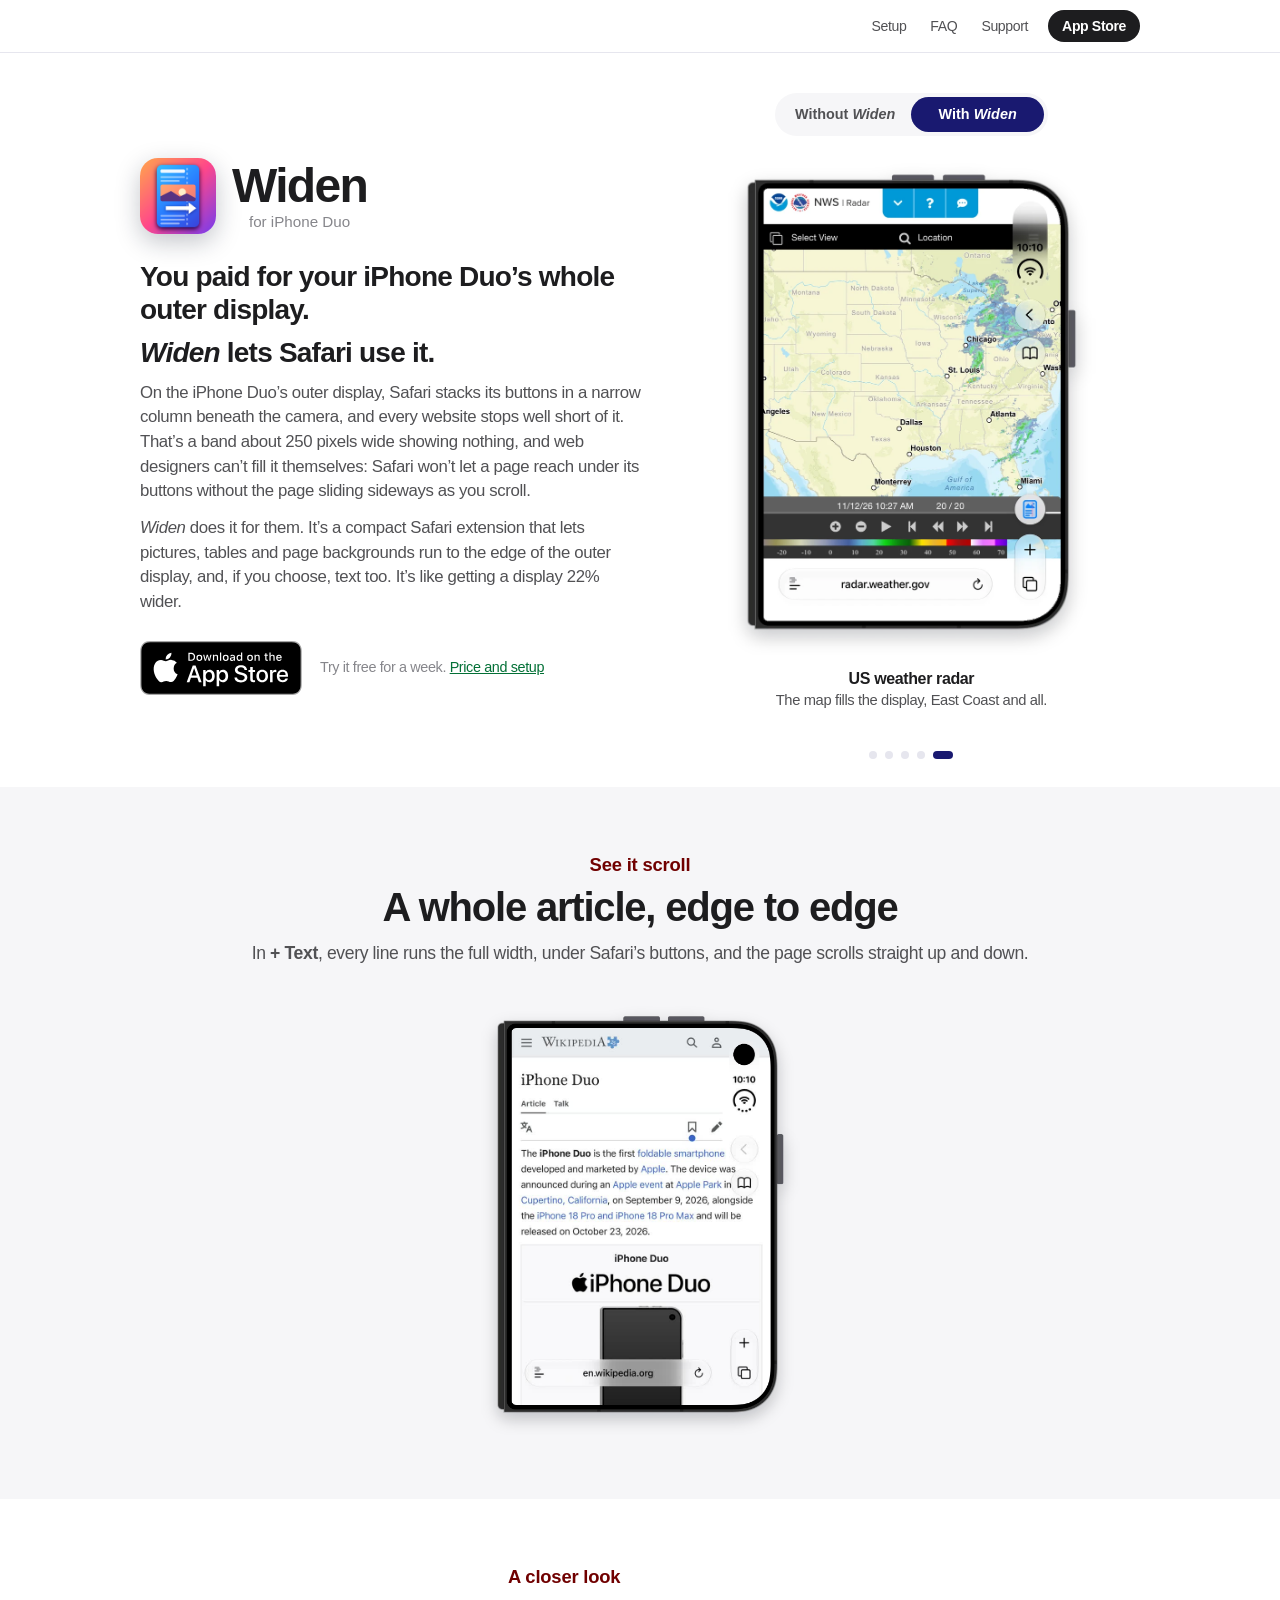
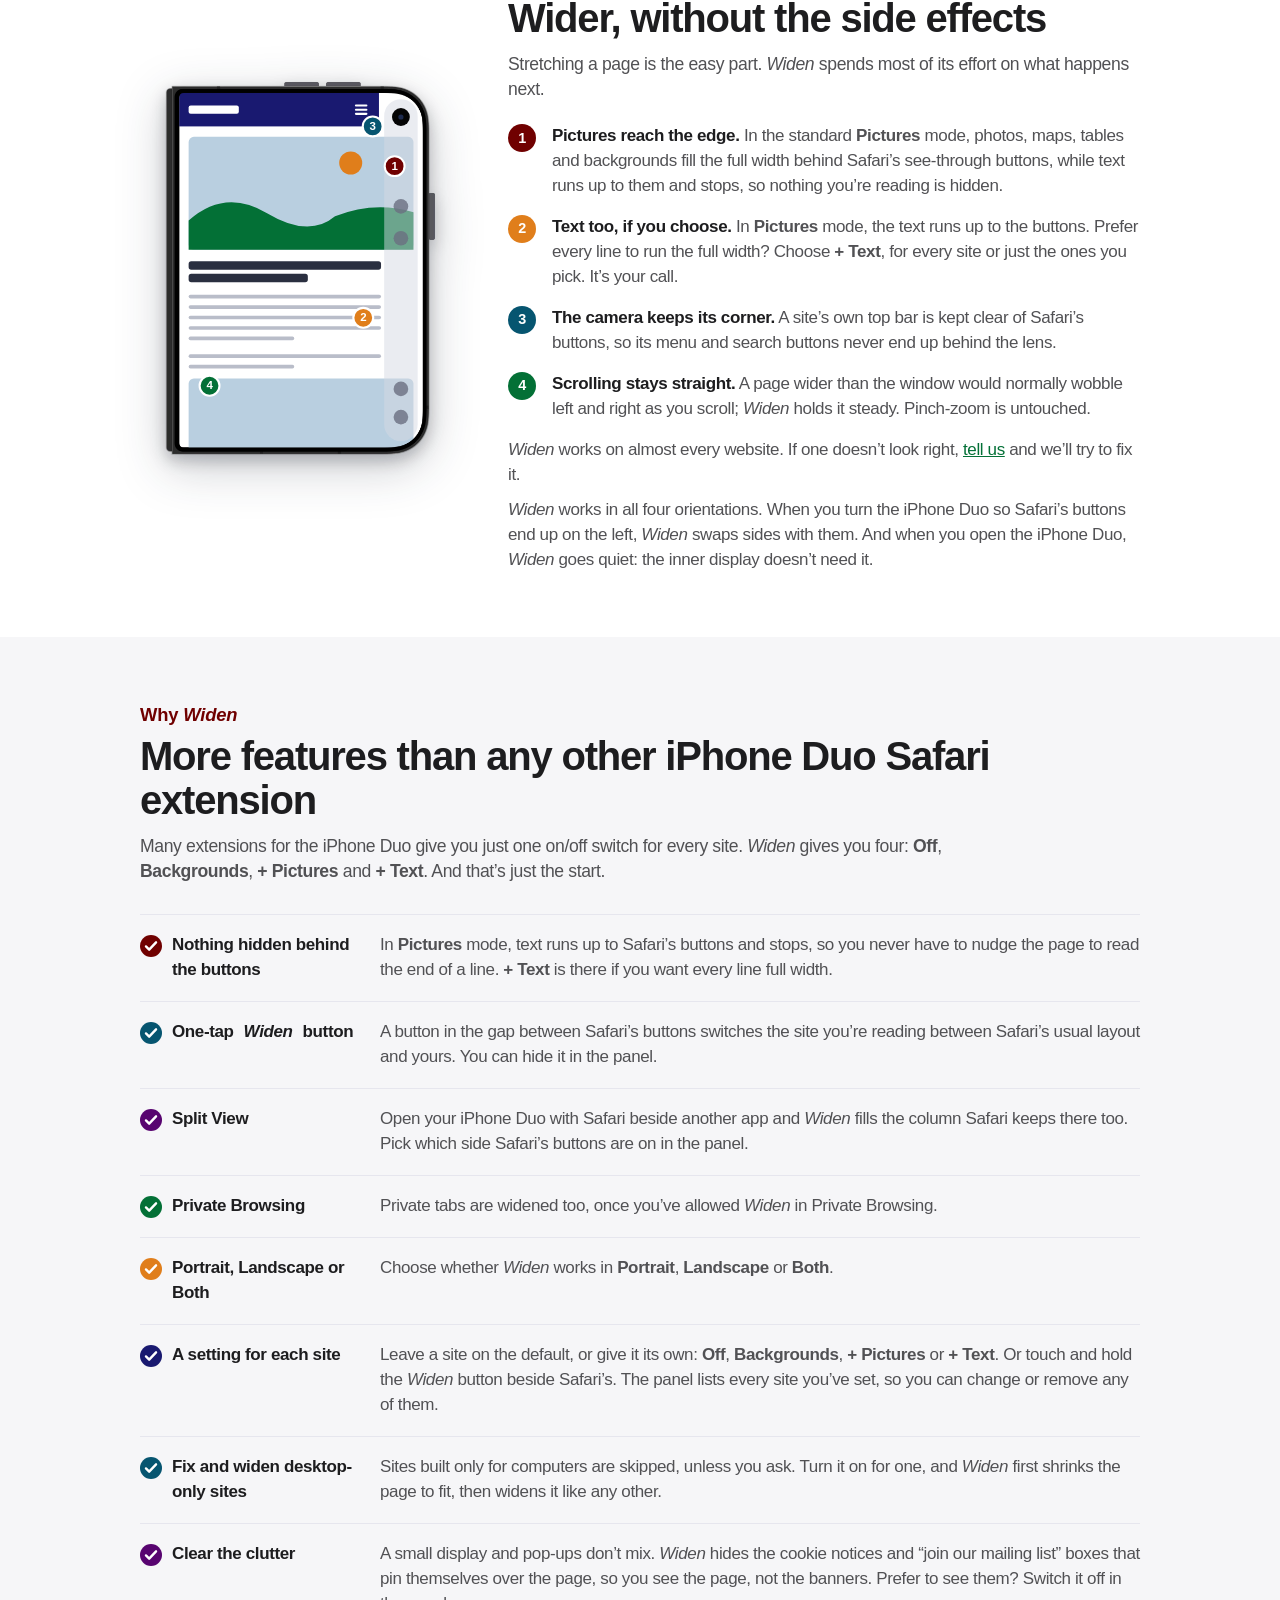
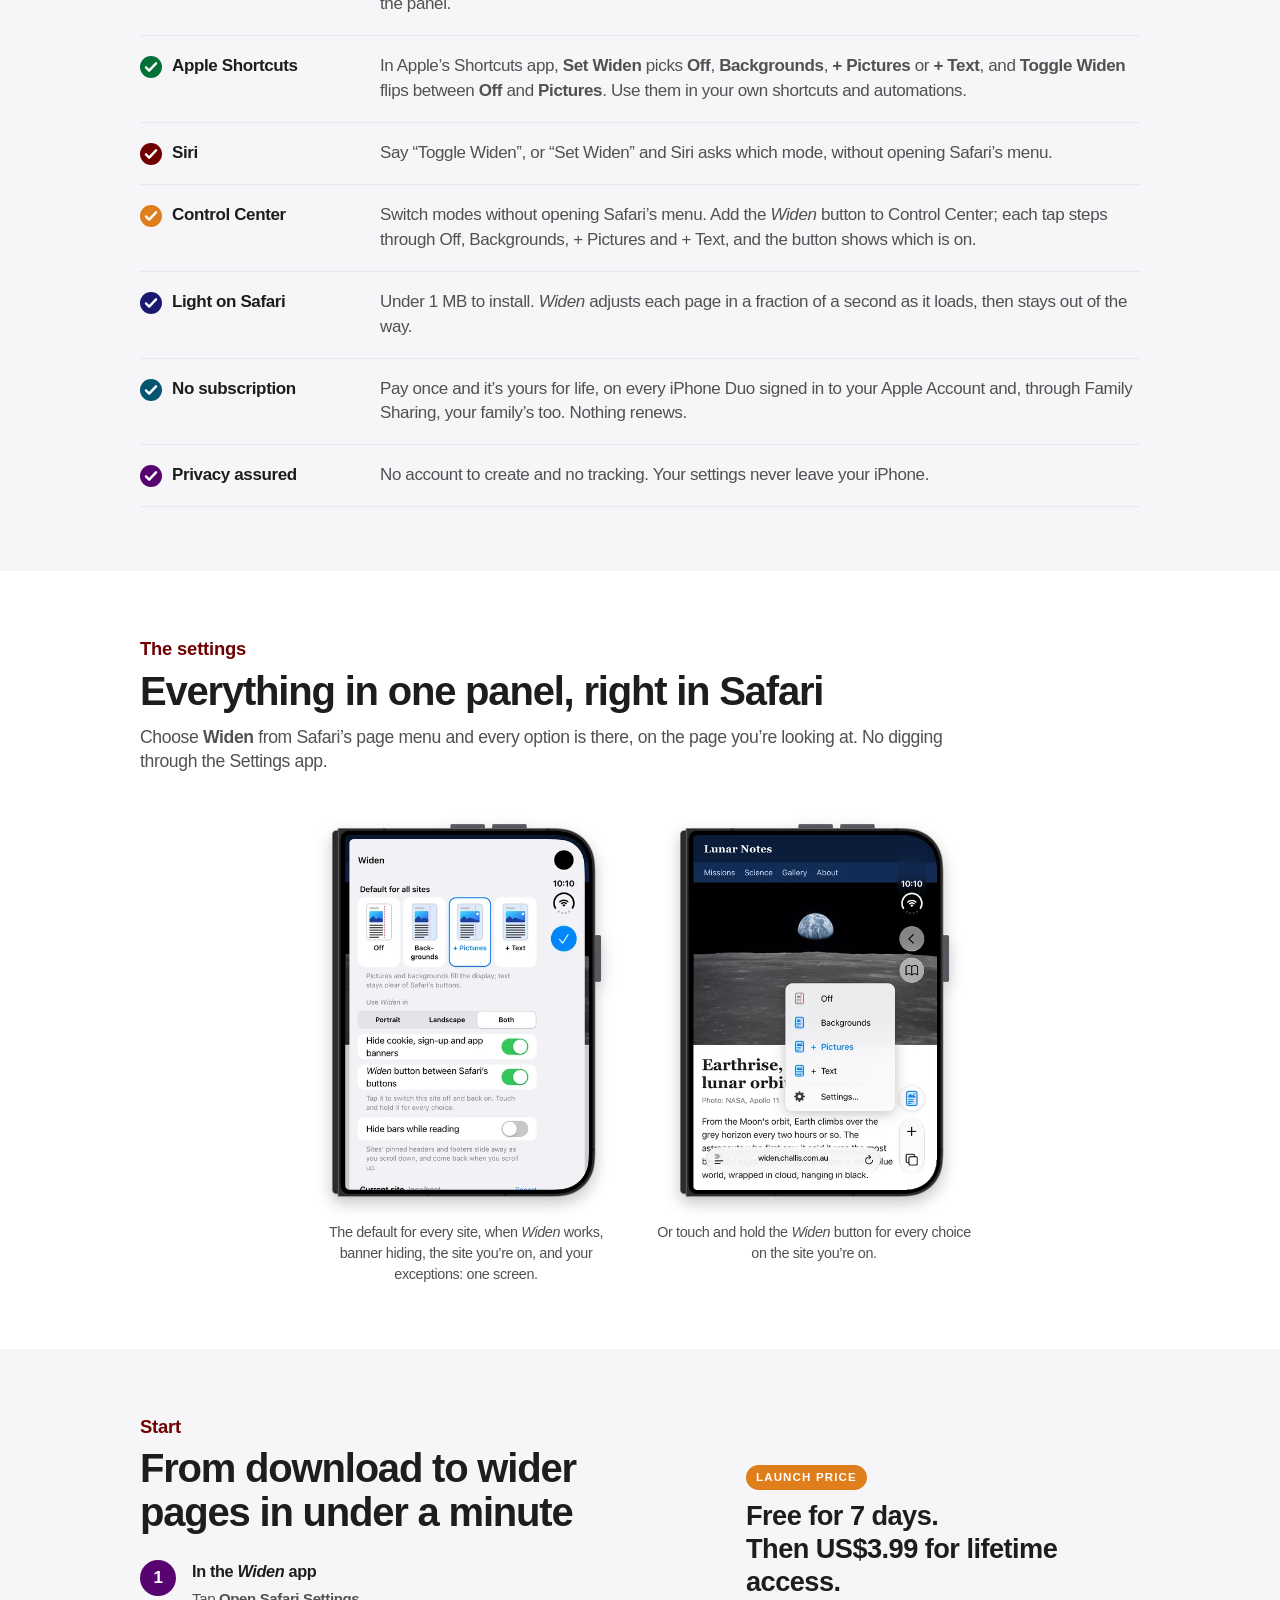
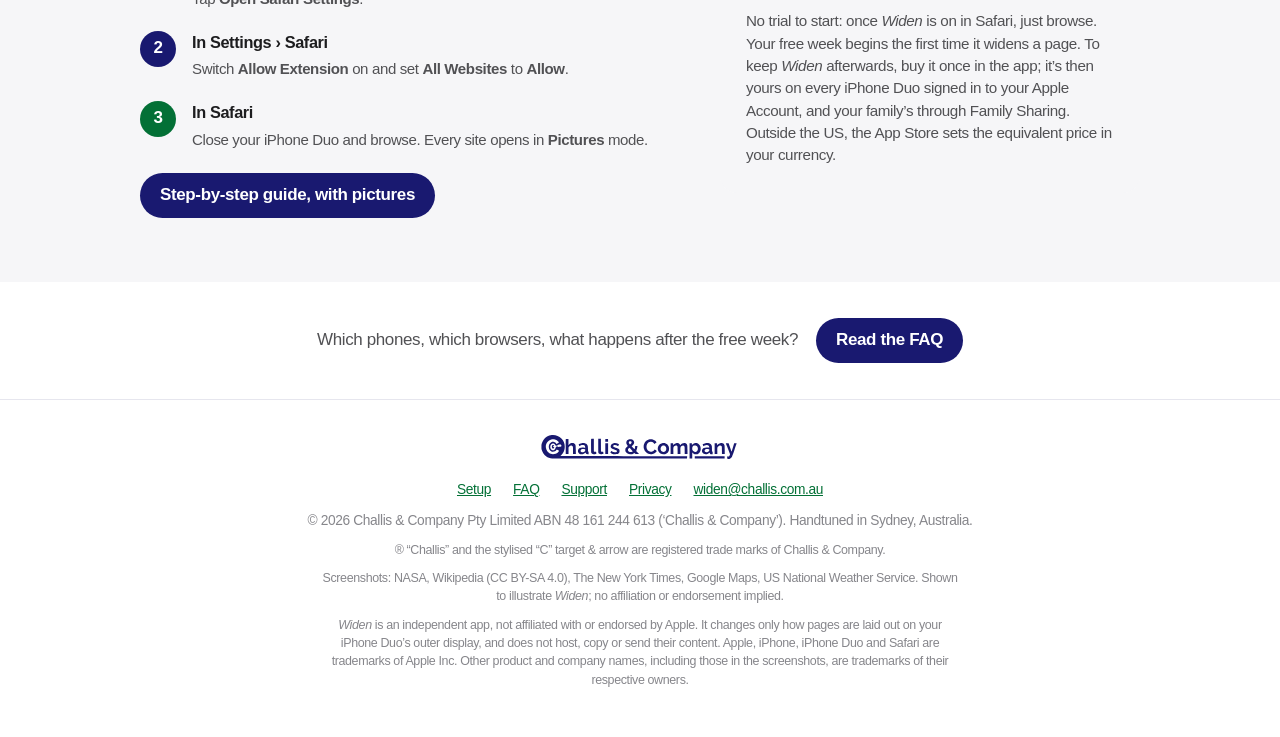
<file: index.html>
<!DOCTYPE html>
<html lang="en">
<head>
<meta charset="utf-8">
<meta name="viewport" content="width=device-width, initial-scale=1">
<title>Widen for iPhone Duo — Safari, edge to edge</title>
<meta name="description" content="Widen is a Safari extension for the iPhone Duo. On the iPhone Duo&#39;s outer display, Safari leaves an empty band beside its buttons; Widen fills it with the page you're reading.">
<meta property="og:type" content="website">
<meta property="og:site_name" content="Widen for iPhone Duo">
<meta property="og:title" content="Widen for iPhone Duo — Safari, edge to edge">
<meta property="og:description" content="Widen is a Safari extension for the iPhone Duo. On the iPhone Duo&#39;s outer display, Safari leaves an empty band beside its buttons; Widen fills it with the page you're reading.">
<meta property="og:url" content="https://widen.challis.com.au/">
<meta property="og:image" content="https://widen.challis.com.au/img/share.png?v=3">
<meta property="og:image:width" content="1200">
<meta property="og:image:height" content="630">
<meta property="og:image:alt" content="Google Maps on iPhone Duo's outer display, without and with Widen">
<meta name="twitter:card" content="summary_large_image">
<meta name="theme-color" content="#ffffff" media="(prefers-color-scheme: light)">
<meta name="theme-color" content="#10101c" media="(prefers-color-scheme: dark)">
<link rel="icon" type="image/png" sizes="32x32" href="img/favicon-32.png?v=3">
<link rel="icon" type="image/png" sizes="16x16" href="img/favicon-16.png?v=3">
<link rel="apple-touch-icon" href="img/apple-touch-icon.png?v=3">
<link rel="stylesheet" href="style.css?v=f96f232d">
<link rel="canonical" href="https://widen.challis.com.au/">
<script type="application/ld+json">{"@context": "https://schema.org", "@type": "MobileApplication", "name": "Widen for iPhone Duo", "alternateName": "Widen", "url": "https://widen.challis.com.au/", "description": "A Safari extension that lets web pages use the whole outer display of the iPhone Duo, running under Safari's side column of buttons while text stays readable.", "applicationCategory": "UtilitiesApplication", "operatingSystem": "iOS", "image": "https://widen.challis.com.au/img/icon.png?v=3", "downloadUrl": "https://apps.apple.com/app/id6824905949", "sameAs": ["https://apps.apple.com/app/id6824905949"], "offers": {"@type": "Offer", "price": "3.99", "priceCurrency": "USD"}, "publisher": {"@type": "Organization", "name": "Challis & Company"}}</script>
</head>
<body>
<a class="skip" href="#main">Skip to content</a>
<nav class="bar" aria-label="Widen">
  <div class="wrap">
    <a class="bar-brand" href="./"><img src="img/apple-touch-icon.png?v=3" alt=""><span class="bar-name">Widen</span></a>
    <div class="bar-links"><a href="setup/">Setup</a><a href="faq/">FAQ</a><a href="support/">Support</a><a class="bar-store" href="https://apps.apple.com/app/id6824905949">App Store</a></div>
  </div>
</nav>

<header class="top" id="main">
  <div class="wrap">
    <div>
      <div class="brand">
        <img src="img/icon.png?v=3" alt="Widen app icon: a web page whose picture runs past a dashed line to the edge, with an arrow pointing that way">
        <h1><span class="name">Widen</span> <span class="sub">for iPhone Duo</span></h1>
      </div>
      <p class="lede">You paid for your iPhone Duo&rsquo;s whole outer display. <span class="lede-2"><em>Widen</em> lets Safari use it.</span></p>
      <p>On the iPhone Duo&rsquo;s outer display, Safari stacks its buttons in a narrow column beneath the camera, and every website stops well short of it. That&rsquo;s a band about 250 pixels wide showing nothing, and web designers can&rsquo;t fill it themselves: Safari won&rsquo;t let a page reach under its buttons without the page sliding sideways as you scroll.</p>
      <p><em>Widen</em> does it for them. It&rsquo;s a compact Safari extension that lets pictures, tables and page backgrounds run to the edge of the outer display, and, if you choose, text too. It&rsquo;s like getting a display 22% wider.</p>
      <div class="cta">
        <a class="store" id="app-store" href="https://apps.apple.com/app/id6824905949">
          <picture>
            <source srcset="app-store-badge-white.svg" media="(prefers-color-scheme: dark)">
            <img src="app-store-badge-black.svg" alt="Download on the App Store" width="162" height="54">
          </picture>
        </a>
        <span class="note">Try it free for a week. <a href="#start">Price and setup</a></span>
      </div>
    </div>

    <figure class="flip" data-state="after">
      <div class="flip-ctl" role="group" aria-label="Compare">
        <button type="button" data-show="before">Without <em>Widen</em></button>
        <button type="button" data-show="after">With <em>Widen</em></button>
      </div>
      <!-- One .slide per website. Each needs a before and an after image from the
           closed Duo (1398x2034 simulator shots, exported at 932 wide). -->
      <div class="slides" tabindex="0" aria-label="Websites without and with Widen; swipe for more">
        <div class="slide" data-site="NASA">
          <div class="flip-pics">
            <img class="pic-before" src="img/moon-before.webp?v=10" width="860" height="1117" alt="NASA's Moon page on iPhone Duo's outer display, without Widen: a white column runs down beside Safari's buttons">
            <img class="pic-after" src="img/moon-after.webp?v=12" width="860" height="1117" alt="The same page with Widen: the Moon runs right under Safari's buttons">
          </div>
          <p class="slide-cap"><b>NASA</b>
            <span class="cap-before">A white column runs down beside the buttons.</span>
            <span class="cap-after">The Moon runs right under the buttons.</span></p>
        </div>
        <div class="slide" data-site="Wikipedia">
          <div class="flip-pics">
            <img class="pic-before" src="img/before.webp?v=9" width="860" height="1117" alt="Wikipedia's Koala article in Safari on the closed iPhone Duo, without Widen: the page stops well short of Safari's buttons, leaving an empty band">
            <img class="pic-after" src="img/after.webp?v=9" width="860" height="1117" alt="The same article with Widen in + Text mode: the article text runs the full width of the display">
          </div>
          <p class="slide-cap"><b>Wikipedia</b>
            <span class="cap-before">The page stops short; the band by the buttons is empty.</span>
            <span class="cap-after">In <strong>+ Text</strong>, the article runs the full width.</span></p>
        </div>
        <div class="slide" data-site="The New York Times">
          <div class="flip-pics">
            <img class="pic-before" src="img/nyt-before.webp?v=8" width="860" height="1117" loading="lazy" alt="An NYT article about the iPhone Duo on the closed iPhone Duo, without Widen: the lead photo stops short of Safari's buttons">
            <img class="pic-after" src="img/nyt-after.webp?v=8" width="860" height="1117" loading="lazy" alt="The same article with Widen: the photo runs under Safari's buttons while the headline stays clear of them">
          </div>
          <p class="slide-cap"><b>The New York Times</b>
            <span class="cap-before">The photo stops short of the buttons.</span>
            <span class="cap-after">The photo runs under the buttons; the headline stays clear.</span></p>
        </div>
        <div class="slide" data-site="Google Maps">
          <div class="flip-pics">
            <img class="pic-before" src="img/maps-before.webp?v=8" width="860" height="1117" loading="lazy" alt="Google Maps satellite view of the Sydney Opera House on the closed iPhone Duo, without Widen: the map ends at Safari's buttons">
            <img class="pic-after" src="img/maps-after.webp?v=8" width="860" height="1117" loading="lazy" alt="The same satellite view with Widen: the Opera House and harbour fill the whole display, under Safari's buttons">
          </div>
          <p class="slide-cap"><b>Google Maps</b>
            <span class="cap-before">The map ends where the buttons begin.</span>
            <span class="cap-after">The map fills the display, right under the buttons.</span></p>
        </div>
        <div class="slide" data-site="US weather radar">
          <div class="flip-pics">
            <img class="pic-before" src="img/radar-before.webp?v=8" width="860" height="1117" loading="lazy" alt="The US National Weather Service radar map on the closed iPhone Duo, without Widen: the map ends at Safari's buttons, cutting off the East Coast">
            <img class="pic-after" src="img/radar-after.webp?v=9" width="860" height="1117" loading="lazy" alt="The same radar map with Widen: it fills the whole display under Safari's buttons, showing the East Coast">
          </div>
          <p class="slide-cap"><b>US weather radar</b>
            <span class="cap-before">The map ends at the buttons; the East Coast is cut off.</span>
            <span class="cap-after">The map fills the display, East Coast and all.</span></p>
        </div>
      </div>
      <div class="dots" role="tablist" aria-label="Choose a website"></div>
    </figure>
  </div>
</header>

<section class="band" id="scroll">
  <div class="wrap scroll-wrap">
    <span class="kicker">See it scroll</span>
    <h2>A whole article, edge to edge</h2>
    <p class="intro">In <strong>+ Text</strong>, every line runs the full width, under Safari&rsquo;s buttons, and the page scrolls straight up and down.</p>
    <figure class="scroll-demo">
      <div class="duo-video">
        <video src="img/scroll.mp4?v=4" poster="img/scroll-poster.jpg?v=2" width="620" height="902" autoplay muted loop playsinline preload="metadata" aria-label="Scrolling Wikipedia's iPhone Duo article with Widen in Pictures and text mode"></video>
        <img src="img/duo-frame-open.png" width="1224" height="1590" alt="">
      </div>
    </figure>
  </div>
</section>

<section id="closer">
  <div class="wrap closer">
    <div class="closer-pic"><!-- duo:notes --><svg class="duo" viewBox="0 0 612 795" role="img" aria-label="Widen at work, with three numbered points explained beside the picture"><defs><mask id="scr-notes"><image href="img/duo-screen-mask.png" x="75" y="63" width="466" height="678"/></mask></defs><image href="img/duo-frame.webp?v=4" x="0" y="0" width="612" height="795"/><g mask="url(#scr-notes)"><rect class="d-screen" x="75" y="63" width="466" height="678"/><rect class="d-photo" x="93" y="147" width="430" height="216" rx="10"/><circle class="d-sun" cx="403" cy="197" r="22"/><path class="d-hill" d="M93 363V307q70-62 150-14t130 6q75-30 150-8V363z"/><rect class="d-ink" x="93" y="385" width="368" height="16" rx="5"/><rect class="d-ink" x="93" y="409" width="228" height="16" rx="5"/><rect class="d-text" x="93" y="449" width="368" height="7" rx="3.5"/><rect class="d-text" x="93" y="469" width="368" height="7" rx="3.5"/><rect class="d-text" x="93" y="489" width="368" height="7" rx="3.5"/><rect class="d-text" x="93" y="509" width="368" height="7" rx="3.5"/><rect class="d-text" x="93" y="529" width="202" height="7" rx="3.5"/><rect class="d-text" x="93" y="563" width="368" height="7" rx="3.5"/><rect class="d-text" x="93" y="583" width="202" height="7" rx="3.5"/><rect class="d-photo" x="93" y="609" width="430" height="170" rx="10"/><rect class="d-bar" x="75" y="63" width="382" height="64"/><rect class="d-logo" x="93" y="87" width="96" height="16" rx="4"/><rect class="d-logo" x="411" y="85" width="24" height="4" rx="2"/><rect class="d-logo" x="411" y="93" width="24" height="4" rx="2"/><rect class="d-logo" x="411" y="101" width="24" height="4" rx="2"/><rect class="d-strip" x="467" y="75" width="64" height="654" rx="32"/><circle class="d-cam" cx="499" cy="109" r="17"/><circle class="d-lens" cx="499" cy="109" r="5"/><circle class="d-btn" cx="499" cy="280" r="14"/><circle class="d-btn" cx="499" cy="341" r="14"/><circle class="d-btn" cx="499" cy="629" r="14"/><circle class="d-btn" cx="499" cy="683" r="14"/></g><circle class="d-note n1" cx="487" cy="203" r="19"/><text class="d-note-n" x="487" y="210" text-anchor="middle">1</text><circle class="d-note n2" cx="427" cy="493" r="19"/><text class="d-note-n" x="427" y="500" text-anchor="middle">2</text><circle class="d-note n3" cx="445" cy="127" r="19"/><text class="d-note-n" x="445" y="134" text-anchor="middle">3</text><circle class="d-note n4" cx="133" cy="623" r="19"/><text class="d-note-n" x="133" y="630" text-anchor="middle">4</text></svg><!-- /duo:notes --></div>
    <div>
      <span class="kicker">A closer look</span>
      <h2>Wider, without the side effects</h2>
      <p class="intro">Stretching a page is the easy part. <em>Widen</em> spends most of its effort on what happens next.</p>
      <ol class="notes">
        <li><b>Pictures reach the edge.</b> In the standard <strong>Pictures</strong> mode, photos, maps, tables and backgrounds fill the full width behind Safari&rsquo;s see-through buttons, while text runs up to them and stops, so nothing you&rsquo;re reading is hidden.</li>
        <li><b>Text too, if you choose.</b> In <strong>Pictures</strong> mode, the text runs up to the buttons. Prefer every line to run the full width? Choose <strong>+ Text</strong>, for every site or just the ones you pick. It&rsquo;s your call.</li>
        <li><b>The camera keeps its corner.</b> A site&rsquo;s own top bar is kept clear of Safari&rsquo;s buttons, so its menu and search buttons never end up behind the lens.</li>
        <li><b>Scrolling stays straight.</b> A page wider than the window would normally wobble left and right as you scroll; <em>Widen</em> holds it steady. Pinch-zoom is untouched.</li>
      </ol>
      <p class="aside"><em>Widen</em> works on almost every website. If one doesn&rsquo;t look right, <a href="support/">tell us</a> and we&rsquo;ll try to fix it.</p>
      <p class="aside"><em>Widen</em> works in all four orientations. When you turn the iPhone Duo so Safari&rsquo;s buttons end up on the left, <em>Widen</em> swaps sides with them. And when you open the iPhone Duo, <em>Widen</em> goes quiet: the inner display doesn&rsquo;t need it.</p>
    </div>
  </div>
</section>

<section class="band" id="why">
  <div class="wrap">
    <span class="kicker">Why <em>Widen</em></span>
    <h2>More features than any other iPhone Duo Safari extension</h2>
    <p class="intro">Many extensions for the iPhone Duo give you just one on/off switch for every site. <em>Widen</em> gives you four: <strong>Off</strong>, <strong>Backgrounds</strong>, <strong>+ Pictures</strong> and <strong>+ Text</strong>. And that&rsquo;s just the start.</p>
    <dl class="extras">
      <div><dt><span class="dot c-red"></span>Nothing hidden behind the buttons</dt><dd>In <strong>Pictures</strong> mode, text runs up to Safari&rsquo;s buttons and stops, so you never have to nudge the page to read the end of a line. <strong>+ Text</strong> is there if you want every line full width.</dd></div>
      <div><dt><span class="dot c-teal"></span>One-tap <em>Widen</em> button</dt><dd>A button in the gap between Safari&rsquo;s buttons switches the site you&rsquo;re reading between Safari&rsquo;s usual layout and yours. You can hide it in the panel.</dd></div>
      <div><dt><span class="dot c-purple"></span>Split View</dt><dd>Open your iPhone Duo with Safari beside another app and <em>Widen</em> fills the column Safari keeps there too. Pick which side Safari&rsquo;s buttons are on in the panel.</dd></div>
      <div><dt><span class="dot c-green"></span>Private Browsing</dt><dd>Private tabs are widened too, once you&rsquo;ve allowed <em>Widen</em> in Private Browsing.</dd></div>
      <div><dt><span class="dot c-orange"></span>Portrait, Landscape or Both</dt><dd>Choose whether <em>Widen</em> works in <strong>Portrait</strong>, <strong>Landscape</strong> or <strong>Both</strong>.</dd></div>
      <div><dt><span class="dot c-navy"></span>A setting for each site</dt><dd>Leave a site on the default, or give it its own: <strong>Off</strong>, <strong>Backgrounds</strong>, <strong>+ Pictures</strong> or <strong>+ Text</strong>. Or touch and hold the <em>Widen</em> button beside Safari&rsquo;s. The panel lists every site you&rsquo;ve set, so you can change or remove any of them.</dd></div>
      <div><dt><span class="dot c-teal"></span>Fix and widen desktop-only sites</dt><dd>Sites built only for computers are skipped, unless you ask. Turn it on for one, and <em>Widen</em> first shrinks the page to fit, then widens it like any other.</dd></div>
      <div><dt><span class="dot c-purple"></span>Clear the clutter</dt><dd>A small display and pop-ups don&rsquo;t mix. <em>Widen</em> hides the cookie notices and &ldquo;join our mailing list&rdquo; boxes that pin themselves over the page, so you see the page, not the banners. Prefer to see them? Switch it off in the panel.</dd></div>
      <div><dt><span class="dot c-green"></span>Apple Shortcuts</dt><dd>In Apple&rsquo;s Shortcuts app, <strong>Set Widen</strong> picks <strong>Off</strong>, <strong>Backgrounds</strong>, <strong>+ Pictures</strong> or <strong>+ Text</strong>, and <strong>Toggle Widen</strong> flips between <strong>Off</strong> and <strong>Pictures</strong>. Use them in your own shortcuts and automations.</dd></div>
      <div><dt><span class="dot c-red"></span>Siri</dt><dd>Say &ldquo;Toggle Widen&rdquo;, or &ldquo;Set Widen&rdquo; and Siri asks which mode, without opening Safari&rsquo;s menu.</dd></div>
      <div><dt><span class="dot c-orange"></span>Control Center</dt><dd>Switch modes without opening Safari&rsquo;s menu. Add the <em>Widen</em> button to Control Center; each tap steps through Off, Backgrounds, + Pictures and + Text, and the button shows which is on.</dd></div>
      <div><dt><span class="dot c-navy"></span>Light on Safari</dt><dd>Under 1&nbsp;MB to install. <em>Widen</em> adjusts each page in a fraction of a second as it loads, then stays out of the way.</dd></div>
      <div><dt><span class="dot c-teal"></span>No subscription</dt><dd>Pay once and it&rsquo;s yours for life, on every iPhone Duo signed in to your Apple Account and, through Family Sharing, your family&rsquo;s too. Nothing renews.</dd></div>
      <div><dt><span class="dot c-purple"></span>Privacy assured</dt><dd>No account to create and no tracking. Your settings never leave your iPhone.</dd></div>
    </dl>
  </div>
</section>

<section id="panel">
  <div class="wrap">
    <span class="kicker">The settings</span>
    <h2>Everything in one panel, right in Safari</h2>
    <p class="intro">Choose <strong>Widen</strong> from Safari&rsquo;s page menu and every option is there, on the page you&rsquo;re looking at. No digging through the Settings app.</p>
    <div class="panel-pair"><figure class="panel-one"><img src="img/panel.webp?v=12" width="560" height="727" loading="lazy" alt="Widen's panel in Safari: Default for all sites with Off, Backgrounds, + Pictures and + Text; Portrait, Landscape or Both; banner hiding and the Widen button switched on"><figcaption>The default for every site, when <em>Widen</em> works, banner hiding, the site you&rsquo;re on, and your exceptions: one screen.</figcaption></figure><figure class="panel-one"><img src="img/menu-hold.webp?v=2" width="560" height="727" loading="lazy" alt="Touching and holding the Widen button beside Safari's buttons opens a menu: Off, Backgrounds, + Pictures, + Text and Settings"><figcaption>Or touch and hold the <em>Widen</em> button for every choice on the site you&rsquo;re on.</figcaption></figure></div>
  </div>
</section>

<section class="band" id="start">
  <div class="wrap start">
    <div>
      <span class="kicker">Start</span>
      <h2>From download to wider pages in under a minute</h2>
      <ol class="steps">
        <li><h3>In the <em>Widen</em> app</h3><p>Tap <strong>Open Safari Settings</strong>.</p></li>
        <li><h3>In Settings › Safari</h3><p>Switch <strong>Allow Extension</strong> on and set <strong>All Websites</strong> to <strong>Allow</strong>.</p></li>
        <li><h3>In Safari</h3><p>Close your iPhone Duo and browse. Every site opens in <strong>Pictures</strong> mode.</p></li>
      </ol>
      <p style="margin-top:22px"><a class="button" href="setup/">Step-by-step guide, with pictures</a></p>
    </div>
    <div class="deal">
      <span class="launch">Launch price</span>
      <p class="deal-big">Free for 7 days.<br>Then US$3.99 for lifetime access.</p>
      <p>No trial to start: once <em>Widen</em> is on in Safari, just browse. Your free week begins the first time it widens a page. To keep <em>Widen</em> afterwards, buy it once in the app; it&rsquo;s then yours on every iPhone Duo signed in to your Apple Account, and your family&rsquo;s through Family Sharing. Outside the US, the App Store sets the equivalent price in your currency.</p>
    </div>
  </div>
</section>

<section class="more">
  <div class="wrap">
    <p>Which phones, which browsers, what happens after the free week? <a class="button" href="faq/">Read the FAQ</a></p>
  </div>
</section>

<footer>
  <div class="wrap">
    <a class="cc-link" href="https://challis.com.au/" aria-label="Challis &amp; Company"><svg class="cc-mark" viewBox="0 0 1642 217" fill="currentColor" role="img" aria-label="Challis &amp; Company"><path d="M965 2090 c-272 -30 -533 -186 -685 -410 -56 -82 -107 -189 -137 -287 -25 -82 -27 -101 -27 -268 0 -167 2 -186 27 -268 64 -209 184 -383 348 -507 153 -115 307 -173 509 -190 77 -7 1921 -10 5595 -8 l5480 3 3 98 3 97 -5206 0 c-2863 0 -5205 2 -5205 3 0 2 37 42 83 88 187 189 279 415 279 684 0 268 -92 495 -277 681 -208 211 -501 316 -790 284z m254 -365 c35 -9 91 -30 125 -48 63 -33 159 -121 188 -173 l17 -31 -89 -61 c-49 -34 -93 -62 -97 -61 -4 0 -21 21 -38 47 -39 60 -94 98 -175 118 -81 21 -155 14 -225 -21 -226 -110 -276 -472 -93 -671 60 -65 145 -104 228 -104 123 0 230 52 281 137 12 21 23 39 25 41 3 5 184 -99 190 -110 10 -15 -44 -94 -93 -138 -103 -90 -249 -143 -398 -143 -138 0 -226 30 -342 118 -161 120 -267 356 -249 554 9 91 45 206 89 279 72 121 225 233 363 266 78 19 214 19 293 1z m-62 -346 c51 -25 98 -78 116 -134 l14 -40 57 3 c48 2 65 8 104 37 50 39 51 39 174 55 95 13 114 9 98 -20 -14 -25 -13 -30 6 -30 8 0 25 -5 37 -11 21 -12 21 -12 -8 -35 -28 -22 -28 -24 -12 -42 9 -10 17 -21 17 -24 0 -3 -51 -13 -112 -23 -110 -16 -114 -16 -170 4 -54 18 -84 20 -155 5 -16 -3 -23 -14 -28 -46 -17 -100 -67 -177 -138 -213 -65 -32 -110 -32 -175 1 -186 92 -185 421 1 513 54 27 119 27 174 0z" transform="translate(0.000000,217.000000) scale(0.100000,-0.100000)"/><path d="M1033 1260c-57-34-79-139-47-219 38-96 129-94 170 5 23 54 20 57-42 49l-55-7 3 38c3 37 5 39 47 46 24 4 46 10 49 12 11 11-36 71-64 82-27 11-35 10-61-6zM2117 1764c-4-4-7-286-7-626l0-618 115 0 115 0 0 273 0 274 29 39c59 83 149 132 216 120 52-10 100-57 114-110 7-28 11-150 11-320l0-276 116 0 116 0-4 338c-5 365-8 393-63 472-96 139-356 127-490-22-24-26-45-48-47-48-1 0-3 114-3 252l0 253-106 3c-58 1-108-1-112-4zM4197 1763c-12-12-8-1047 4-1105 9-40 21-63 53-94 66-67 165-78 319-37 65 18 64 16 43 123-9 48-16 64-27 61-7-2-37-6-65-8-47-5-52-3-77 27l-27 32 0 504 0 504-108 0c-60 0-112-3-115-7zM4780 1215c0-477 2-561 15-592 34-82 96-117 205-117 82 0 179 18 202 37 13 11 13 22 0 95-13 69-18 82-31 76-9-3-37-9-62-11-38-4-50-1-75 20l-29 25-3 511-3 511-109 0-110 0 0-555zM5367 1764c-4-4-7-56-7-116l0-108 115 0 116 0-3 113-3 112-106 3c-58 1-108-1-112-4zM7337 1740c-143-24-242-126-254-260-7-77 16-145 79-227l50-65-24-15c-48-33-135-130-158-178-21-41-25-65-25-136 0-79 3-92 35-154 113-221 432-272 682-108l28 17 48-47 48-48 144 3 143 3-116 123c-65 68-117 127-117 132 0 4 11 32 25 62 31 68 61 182 70 271l7 68-93-3-94-3-7-66c-7-79-38-181-52-177-6 2-60 54-121 116l-109 112 71 65c118 107 157 217 121 336-26 89-121 159-239 179-71 11-74 11-142 0zm133-175c16-8 34-24 40-34 16-31 12-93-9-125-20-29-97-96-112-96-4 0-28 26-53 58-37 46-46 65-46 97 0 48 21 82 64 101 41 18 80 17 116-1zm15-666c72-77 130-146 130-152 0-6-22-22-50-36-64-34-188-37-248-7-81 40-122 149-83 224 18 35 94 112 111 112 5 0 69-64 140-141zM8993 1729c-223-37-409-214-468-444-20-78-19-231 1-308 56-216 231-400 429-453 67-18 205-17 284 1 90 22 184 70 247 128 59 54 99 111 91 131-5 13-158 106-175 106-5 0-15-12-23-26-24-45-107-112-162-130-302-102-559 216-447 551 55 161 188 254 349 243 109-8 215-70 257-151l15-28 82 57c45 31 86 60 91 64 12 11-45 90-98 137-121 106-296 152-473 122zM3423 1419c-90-15-253-85-253-108 0-5 13-37 29-73l30-65 92 46c89 45 95 46 183 46 79 0 96-3 130-24 47-29 75-87 76-155l0-48-32 7c-95 21-119 24-188 24-169 1-308-72-357-188-22-50-22-146 0-203 26-67 111-143 184-164 122-35 272 0 367 87 30 27 57 49 60 49 3 0 6-12 6-27 0-38 34-91 66-103 14-6 59-10 100-10l74 0 0 99c0 91-2 100-20 106-27 9-29 21-33 245-4 219-16 270-81 346-83 97-256 142-433 113zm242-493l40-12 3-66c3-62 1-69-27-101-62-70-204-102-279-63-66 34-91 119-53 182 31 51 92 74 191 73 47 0 103-6 125-13zM6040 1416c-70-20-123-51-164-96-85-95-98-228-29-310 35-43 100-73 244-116 162-47 211-72 222-110 22-76-55-131-169-121-75 7-158 35-225 76-27 17-53 31-58 31-15 0-83-119-77-135 9-24 97-74 181-102 68-22 98-26 200-27 71-1 137 4 162 12 60 18 133 70 168 120 26 38 30 54 34 123 4 95-7 126-61 175-50 45-101 66-260 111-145 40-183 60-192 98-11 44 21 97 69 113 76 26 205-4 295-68l29-21 45 68c53 78 52 81-44 132-104 56-265 76-370 47zM10023 1415c-290-63-436-392-299-670 82-166 251-257 454-242 250 17 422 206 422 462 0 311-266 518-577 450zm214-206c84-41 133-131 133-244 0-87-24-150-80-206-77-77-183-89-271-29-165 110-150 391 26 483 44 24 139 22 192-4zM11171 1419c-69-13-132-49-188-106l-53-54 0 76 0 76-102-3-102-3-2-442-2-443 114 0 114 0 0 260c0 292 1 299 70 374 72 77 161 95 225 44 52-41 55-62 55-383l0-295 115 0 115 0 0 260c0 292 1 299 70 374 93 101 213 97 261-7 17-38 19-69 19-334l0-293 116 0 116 0-4 348c-5 382-7 400-69 475-40 49-95 76-167 83-115 12-257-49-320-137-15-21-30-39-33-39-3 0-13 18-22 39-49 111-172 160-326 130zM12689 1417c-64-18-132-60-172-107-18-22-37-40-41-40-4 0-6 30-5 68l3 67-97 3-97 3 0-631 0-631 111 3 110 3-1 253c0 167 3 252 10 252 5 0 10-4 10-8 0-20 90-97 140-121 47-22 68-26 150-26 84 0 102 3 152 28 268 132 322 572 96 783-98 92-252 134-369 101zm138-208c218-106 173-477-64-515-86-13-198 56-247 153-22 45-22 212 0 259 19 39 74 90 118 110 48 21 143 17 193-7zM13585 1414c-60-13-183-63-223-92-10-6-5-24 19-80l32-71 61 33c150 84 309 87 379 8 25-28 46-89 47-134 0-43 0-43-85-23-119 29-268 14-366-35-55-29-114-93-135-146-25-67-15-170 22-231 108-174 377-191 547-34l45 41 11-44c7-28 22-53 42-70 29-25 37-27 113-24l81 3 3 96c2 90 1 97-18 102-33 9-40 50-40 241 0 132-4 196-15 233-31 103-103 176-212 215-77 27-216 33-308 12zm263-489l52-16 0-59c0-55-3-63-37-101-44-48-70-63-142-78-88-19-160 11-197 81-20 38-17 70 9 109 38 57 89 79 183 79 44 0 104-7 132-15zM14802 1420c-78-16-160-60-207-111-25-27-48-49-50-49-3 0-5 34-5 75l0 75-100 0-100 0 0-445 0-445 110 0 110 0 0 255c0 286 3 300 68 369 43 44 123 86 167 86 46 0 97-32 119-76 20-36 21-59 24-337l3-297 116 0 115 0-4 338c-4 275-8 346-21 388-38 116-114 174-236 180-36 2-85-1-109-6zM5360 965l0-445 115 0 115 0 0 445 0 445-115 0-115 0 0-445zM15260 1403c0-5 78-206 174-448l173-440-22-62c-43-119-72-142-162-126l-53 10 0-99 0-98 28-7c44-12 154-6 201 11 59 21 104 57 140 109 19 29 95 232 220 591 105 302 191 552 191 557 0 5-46 9-103 9l-104 0-103-340c-57-187-107-340-111-340-3 0-27 60-52 133-25 72-78 225-118 340l-71 207-114 0c-63 0-114-3-114-7z" transform="translate(0.000000,217.000000) scale(0.100000,-0.100000)"/><path d="M12710 345 c-1 -3 -1 -47 -1 -97 l-1 -93 1226 -3 1226 -2 0 100 0 100 -1225 0 c-674 0 -1225 -2 -1225 -5z" transform="translate(0.000000,217.000000) scale(0.100000,-0.100000)"/></svg></a>
    <nav><a href="setup/">Setup</a><a href="faq/">FAQ</a><a href="support/">Support</a><a href="privacy/">Privacy</a><a href="mailto:widen@challis.com.au">widen@challis.com.au</a></nav>
    <p>&copy; 2026 Challis &amp; Company Pty Limited ABN 48 161 244 613 (&lsquo;Challis &amp; Company&rsquo;). Handtuned in Sydney, Australia.</p>
    <p class="legal">&reg; &ldquo;Challis&rdquo; and the stylised &ldquo;C&rdquo; target &amp; arrow are registered trade marks of Challis &amp; Company.</p>
    <p class="legal">Screenshots: NASA, Wikipedia (CC BY-SA 4.0), The New York Times, Google Maps, US National Weather Service. Shown to illustrate <em>Widen</em>; no affiliation or endorsement implied.</p>
    <p class="legal"><em>Widen</em> is an independent app, not affiliated with or endorsed by Apple. It changes only how pages are laid out on your iPhone Duo&rsquo;s outer display, and does not host, copy or send their content. Apple, iPhone, iPhone Duo and Safari are trademarks of Apple Inc. Other product and company names, including those in the screenshots, are trademarks of their respective owners.</p>
  </div>
</footer>

<script>
// Before/after: alternates on its own until someone picks a side
// (and not at all for people who prefer less motion).
(() => {
  const fig = document.querySelector('.flip');
  const still = matchMedia('(prefers-reduced-motion: reduce)').matches;
  const show = s => {
    fig.dataset.state = s;
    for (const b of fig.querySelectorAll('[data-show]')) b.setAttribute('aria-pressed', String(b.dataset.show === s));
  };
  show('after');
  let timer = 0;
  const stop = () => { clearInterval(timer); timer = 0; };
  for (const b of fig.querySelectorAll('[data-show]')) {
    b.addEventListener('click', () => { stop(); show(b.dataset.show); });
  }

  // Carousel: one slide per website, wrapping round in both directions.
  // A copy of the last slide sits before the first and a copy of the first
  // after the last; landing on a copy jumps, unseen, to the real one.
  const track = fig.querySelector('.slides');
  const real = [...track.querySelectorAll('.slide')];
  const n = real.length;
  const dots = fig.querySelector('.dots');
  let go = () => {};
  if (n > 1) {
    const head = real[n - 1].cloneNode(true), tail = real[0].cloneNode(true);
    for (const c of [head, tail]) { c.setAttribute('aria-hidden', 'true'); c.querySelectorAll('img').forEach(i => i.loading = 'eager'); }
    track.prepend(head); track.append(tail);
    const all = [...track.querySelectorAll('.slide')];
    const at = () => Math.round(track.scrollLeft / track.clientWidth);
    const jump = i => { track.style.scrollSnapType = 'none'; track.scrollLeft = i * track.clientWidth; track.offsetHeight; track.style.scrollSnapType = ''; };
    go = i => track.scrollTo({ left: i * track.clientWidth, behavior: still ? 'auto' : 'smooth' });
    real.forEach((s, i) => {
      const d = document.createElement('button');
      d.type = 'button'; d.setAttribute('role', 'tab'); d.setAttribute('aria-label', s.dataset.site);
      d.addEventListener('click', () => { stop(); go(i + 1); });
      dots.append(d);
    });
    let current = 1, settle = 0;
    const mark = () => {
      const i = at(), r = (i - 1 + n) % n;
      if (i !== current) { current = i; show('after'); }      // each site opens With Widen
      [...dots.children].forEach((d, j) => d.setAttribute('aria-selected', String(j === r)));
      clearTimeout(settle);
      settle = setTimeout(() => { const k = at(); if (k === 0) jump(n); else if (k === n + 1) jump(1); }, 140);
    };
    jump(1);
    track.addEventListener('scroll', () => requestAnimationFrame(mark), { passive: true });
    addEventListener('resize', () => jump(current));
    track.addEventListener('pointerdown', stop, { passive: true });
    mark();
    go.next = () => go(at() + 1);
  } else {
    dots.hidden = true;
  }
  // On its own: each site shows With Widen, then Without, then With again,
  // then the next site (starting With Widen).
  if (!still) {
    let flips = 0;
    timer = setInterval(() => {
      if (flips < 2) { flips++; return show(fig.dataset.state === 'after' ? 'before' : 'after'); }
      flips = 0;
      if (go.next) go.next();
      show('after');
    }, 2600);
  }

  // The big title shrinks into the bar as the page scrolls up: the icon onto
  // the bar's icon and the name onto the bar's name, each moved on its own so
  // both land exactly; "for iPhone Duo" fades on the way. Positions are read
  // afresh every frame from the untransformed title block.
  const brand = document.querySelector('.brand');
  const bar = document.querySelector('.bar-brand');
  if (!brand || !bar || still) return;
  const bigIcon = brand.querySelector('img'), bigName = brand.querySelector('.name'), sub = brand.querySelector('.sub');
  const barIcon = bar.querySelector('img'), barName = bar.querySelector('.bar-name');
  document.body.classList.add('shrinking');
  const clamp = v => Math.min(1, Math.max(0, v));
  // where an element sits with no transform: the block's live box plus its offset in the block
  const base = (el, b) => ({ left: b.left + el.offsetLeft, top: b.top + el.offsetTop, w: el.offsetWidth, h: el.offsetHeight });
  const move = (el, from, to, p, centre) => {
    const k = 1 - p * (1 - to.width / from.w);                       // shrink to the target's width
    const dx = (to.left - from.left) * p;
    const dy = centre ? (to.top + to.height / 2 - (from.top + from.h * k / 2)) * p   // line up text by its middle
                      : (to.top - from.top) * p;
    el.style.transform = `translate(${dx}px, ${dy}px) scale(${k})`;
  };
  const update = () => {
    const b = brand.getBoundingClientRect();
    const icon = base(bigIcon, b), name = base(bigName, b);
    const ti = barIcon.getBoundingClientRect(), tn = barName.getBoundingClientRect();
    const p = clamp(scrollY / Math.max(1, icon.top + scrollY - ti.top));
    move(bigIcon, icon, ti, p, false);
    move(bigName, name, tn, p, true);
    const fade = p >= 1 ? 1 : 0;                                   // swap only once it has fully arrived
    bigIcon.style.opacity = bigName.style.opacity = String(1 - fade);
    bar.style.opacity = String(fade);
    if (sub) sub.style.opacity = String(clamp(1 - p * 2));
  };
  let queued = false;
  const tick = () => { if (!queued) { queued = true; requestAnimationFrame(() => { queued = false; update(); }); } };
  addEventListener('scroll', tick, { passive: true });
  addEventListener('resize', tick);
  addEventListener('load', tick);
  update();
})();
</script>
</body>
</html>
</file>
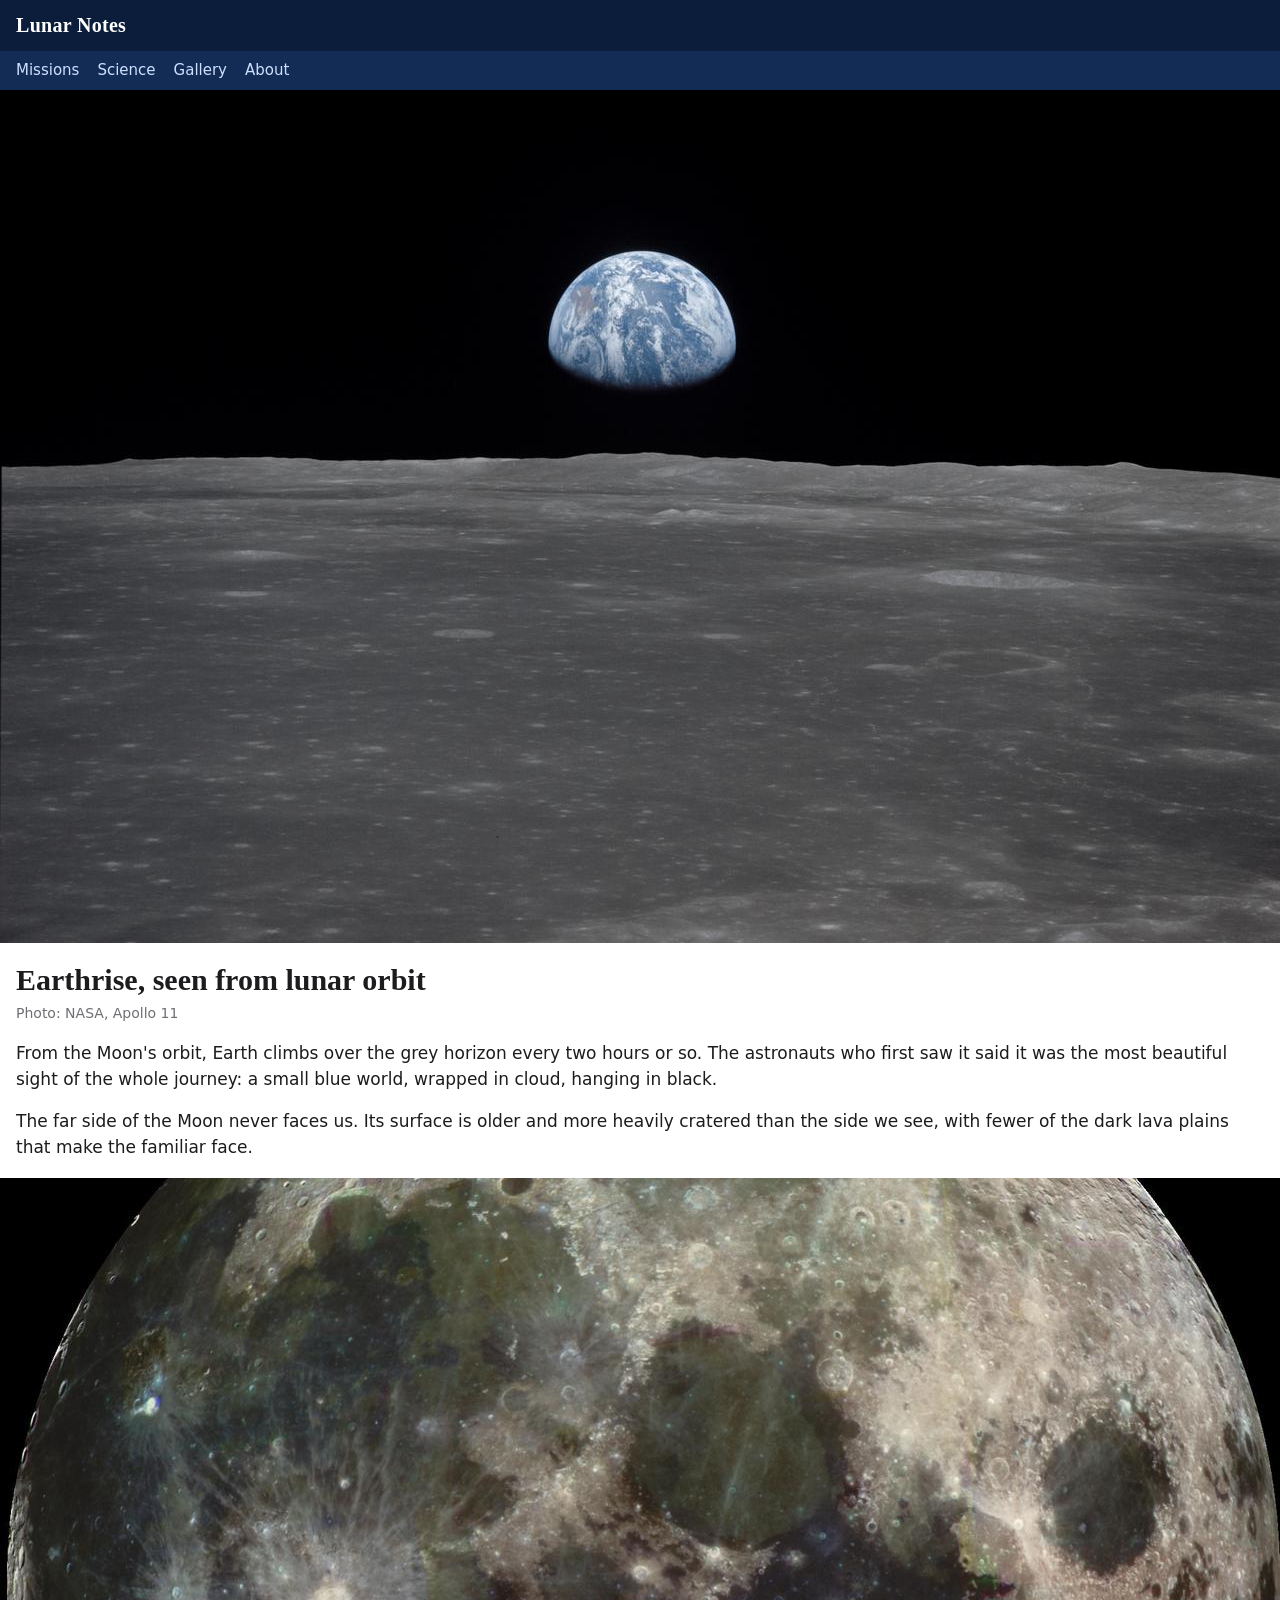
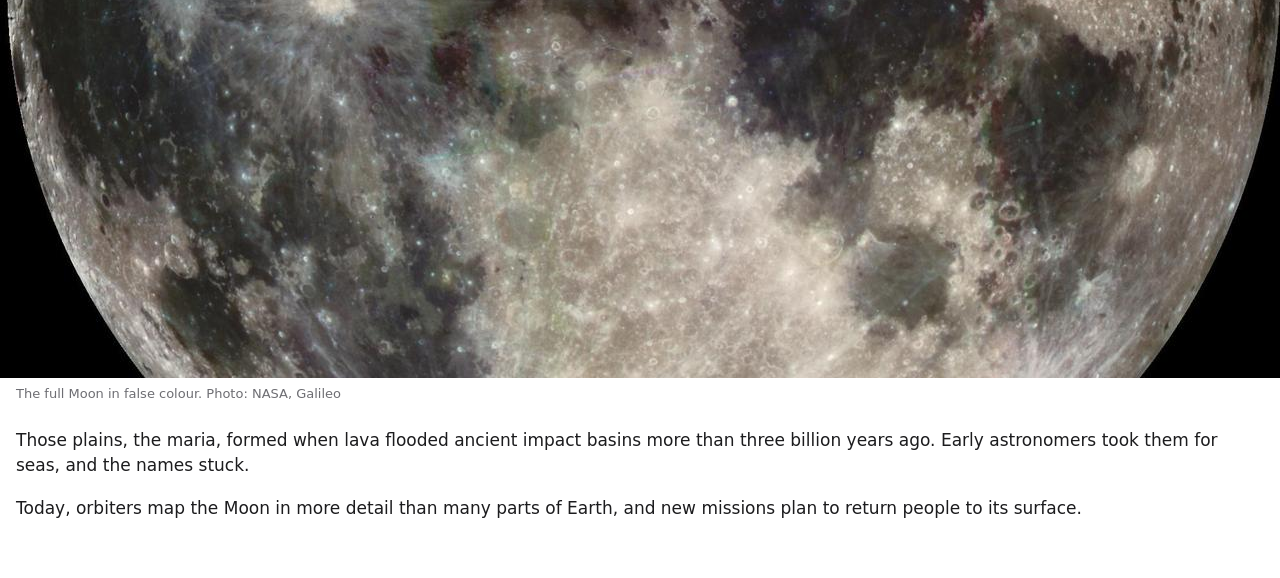
<file: demo/index.html>
<!doctype html><html lang="en"><head><meta charset="utf-8"><meta name="viewport" content="width=device-width, initial-scale=1">
<title>Earthrise</title>
<style>
body{margin:0;font:17px/1.5 -apple-system,system-ui,sans-serif;color:#1c1c1e;background:#fff}
header{background:#0b1d3a;color:#fff;padding:14px 16px;display:flex;align-items:center;gap:10px}
header b{font:700 20px Georgia,serif;letter-spacing:.3px}
nav{background:#132c55;padding:8px 16px;display:flex;gap:18px;font-size:15px}
nav a{color:#cfe0ff;text-decoration:none}
.hero{width:100%;display:block;aspect-ratio:3/2;object-fit:cover}
main{padding:4px 16px 40px}
h1{font:700 30px/1.15 Georgia,serif;margin:16px 0 6px}
.by{color:#6e6e73;font-size:14px;margin:0 0 12px}
figure{margin:18px -16px}
figure img{width:100%;display:block;aspect-ratio:16/10;object-fit:cover}
figcaption{font-size:13px;color:#6e6e73;padding:6px 16px}
</style></head><body>
<header><b>Lunar Notes</b></header>
<nav><a href="#">Missions</a><a href="#">Science</a><a href="#">Gallery</a><a href="#">About</a></nav>
<img class="hero" src="as11-44-6551.jpg" alt="">
<main>
<h1>Earthrise, seen from lunar orbit</h1>
<p class="by">Photo: NASA, Apollo 11</p>
<p>From the Moon's orbit, Earth climbs over the grey horizon every two hours or so. The astronauts who first saw it said it was the most beautiful sight of the whole journey: a small blue world, wrapped in cloud, hanging in black.</p>
<p>The far side of the Moon never faces us. Its surface is older and more heavily cratered than the side we see, with fewer of the dark lava plains that make the familiar face.</p>
<figure><img src="PIA00405.jpg" alt=""><figcaption>The full Moon in false colour. Photo: NASA, Galileo</figcaption></figure>
<p>Those plains, the maria, formed when lava flooded ancient impact basins more than three billion years ago. Early astronomers took them for seas, and the names stuck.</p>
<p>Today, orbiters map the Moon in more detail than many parts of Earth, and new missions plan to return people to its surface.</p>
</main></body></html>
</file>
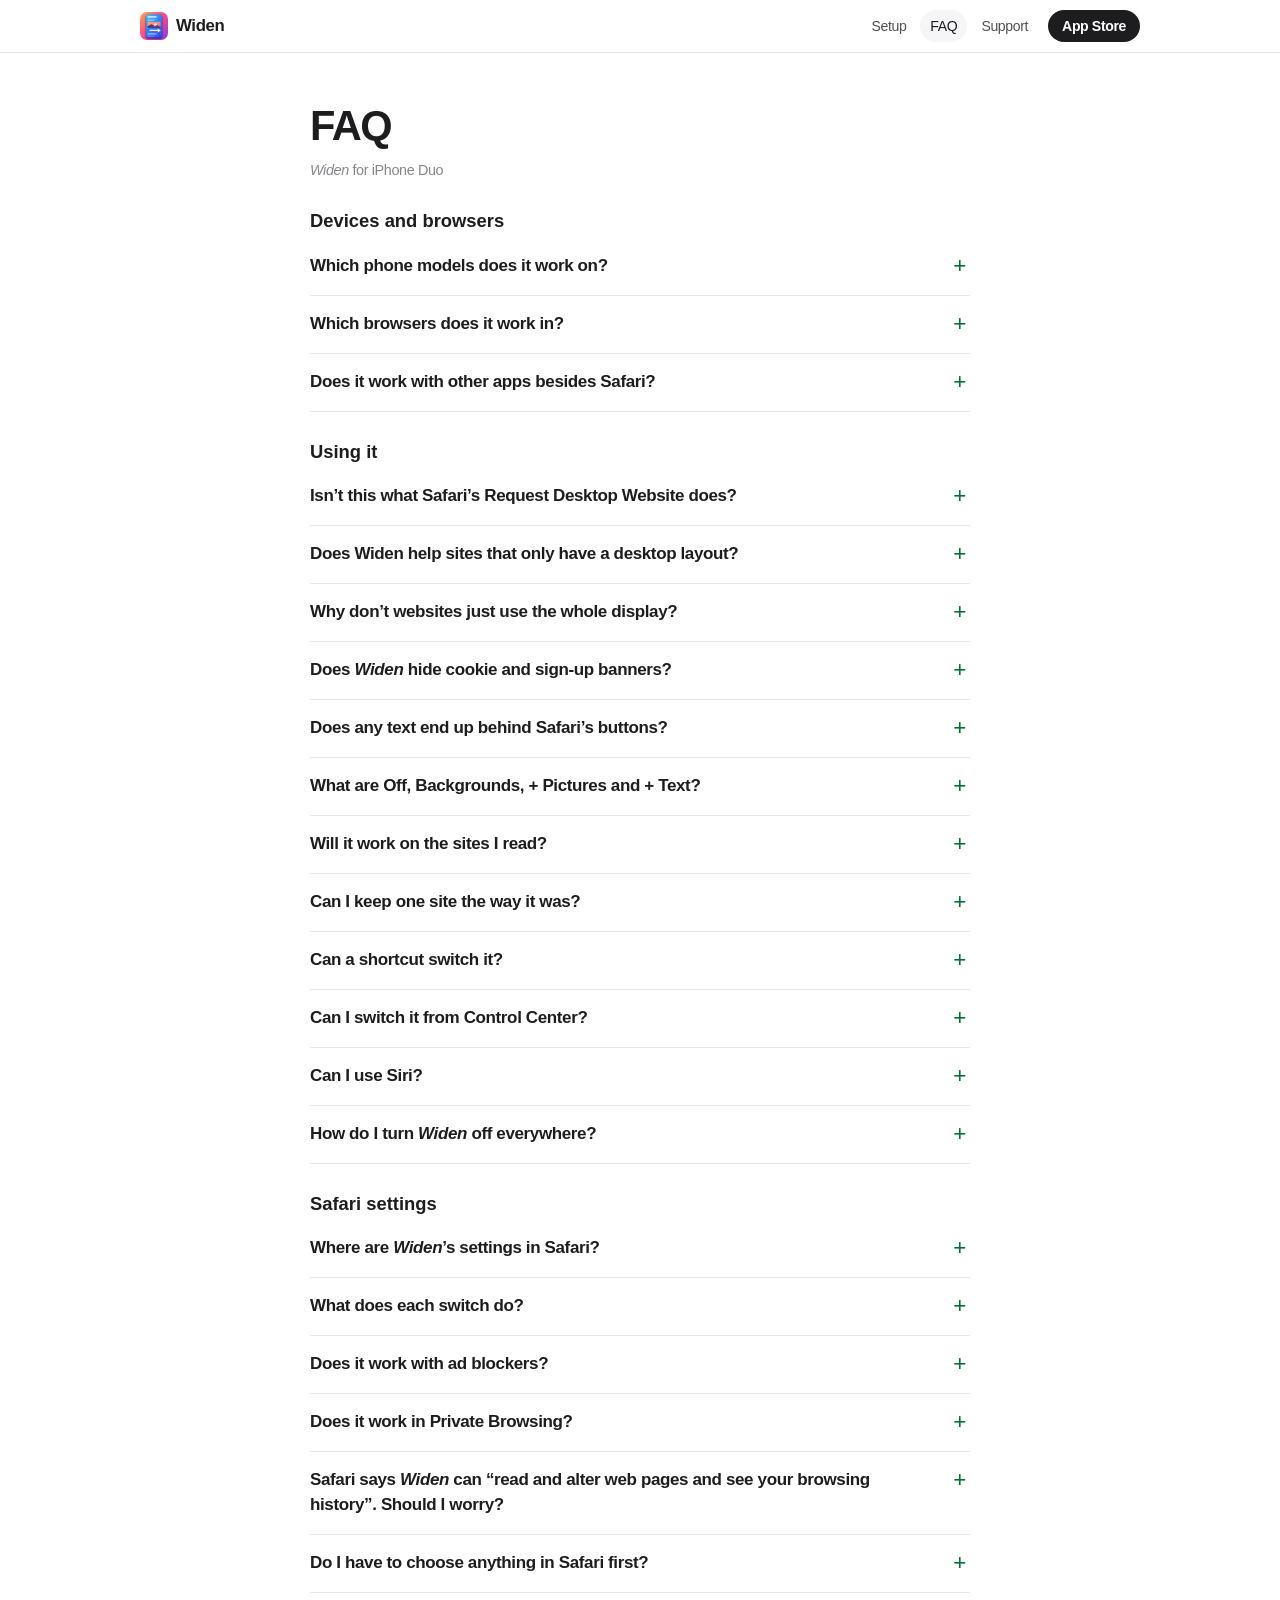
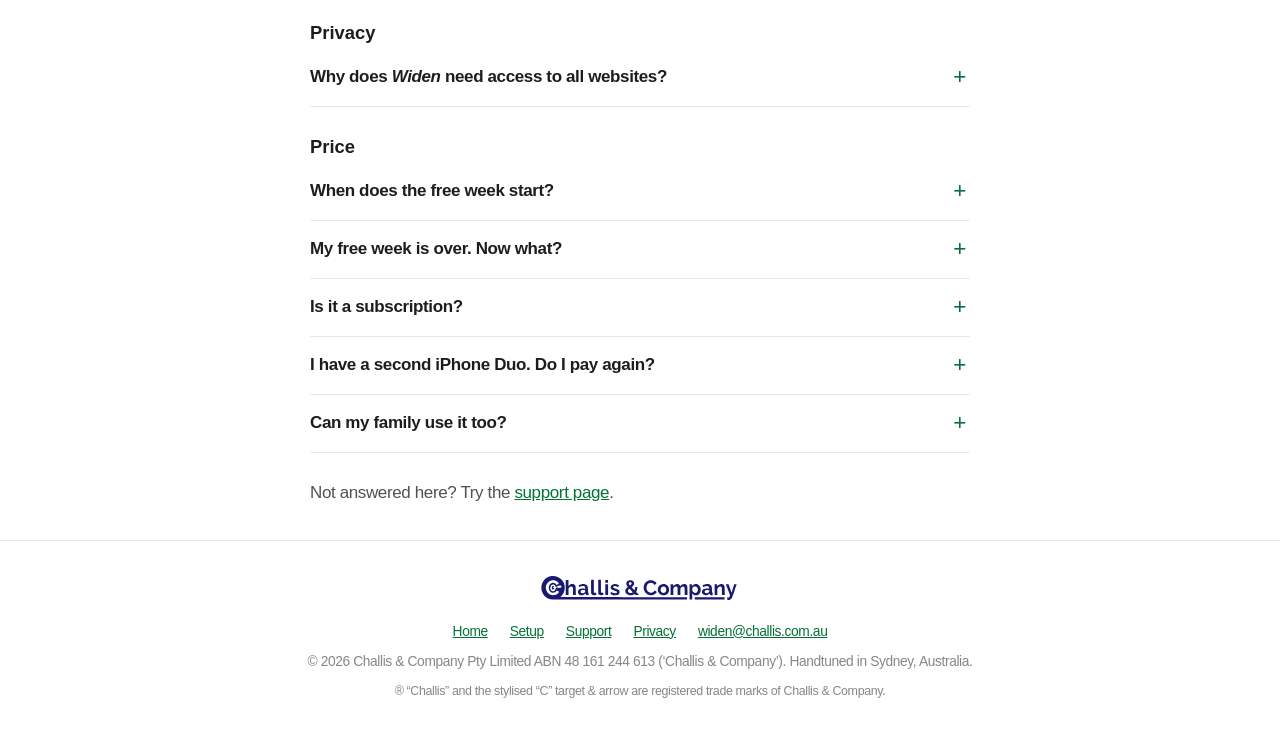
<file: faq/index.html>
<!DOCTYPE html>
<html lang="en">
<head>
<meta charset="utf-8">
<meta name="viewport" content="width=device-width, initial-scale=1">
<title>FAQ — Widen for iPhone Duo</title>
<meta name="description" content="Answers about Widen, the Safari extension for the iPhone Duo&#39;s outer display: phones, browsers, websites, privacy and the free week.">
<meta property="og:type" content="website">
<meta property="og:site_name" content="Widen for iPhone Duo">
<meta property="og:title" content="FAQ — Widen for iPhone Duo">
<meta property="og:description" content="Answers about Widen, the Safari extension for the iPhone Duo&#39;s outer display: phones, browsers, websites, privacy and the free week.">
<meta property="og:url" content="https://widen.challis.com.au/faq/">
<meta property="og:image" content="https://widen.challis.com.au/img/share.png?v=3">
<meta property="og:image:width" content="1200">
<meta property="og:image:height" content="630">
<meta property="og:image:alt" content="Google Maps on iPhone Duo's outer display, without and with Widen">
<meta name="twitter:card" content="summary_large_image">
<link rel="icon" type="image/png" sizes="32x32" href="../img/favicon-32.png?v=3">
<link rel="icon" type="image/png" sizes="16x16" href="../img/favicon-16.png?v=3">
<link rel="stylesheet" href="../style.css?v=f96f232d">
<link rel="apple-touch-icon" href="../img/apple-touch-icon.png?v=3">
<link rel="canonical" href="https://widen.challis.com.au/faq/">
</head>
<body>
<a class="skip" href="#main">Skip to content</a>
<nav class="bar" aria-label="Widen">
  <div class="wrap">
    <a class="bar-brand" href="../"><img src="../img/apple-touch-icon.png?v=3" alt=""><span class="bar-name">Widen</span></a>
    <div class="bar-links"><a href="../setup/">Setup</a><a href="../faq/" aria-current="page">FAQ</a><a href="../support/">Support</a><a class="bar-store" href="https://apps.apple.com/app/id6824905949">App Store</a></div>
  </div>
</nav>
<main class="doc" id="main">
  <div class="wrap narrow">
    <h1>FAQ</h1>
    <p class="updated"><em>Widen</em> for iPhone Duo</p>

    <h2>Devices and browsers</h2>
    <div class="faq">
      <details>
        <summary>Which phone models does it work on?</summary>
        <p>The iPhone Duo, on its outer display, when the phone is closed. That&rsquo;s the only display where Safari puts its buttons in a column down the side. On the inner display, <em>Widen</em> leaves pages alone, and on other iPhone models the app tells you it has nothing to change.</p>
      </details>
      <details>
        <summary>Which browsers does it work in?</summary>
        <p>Safari. <em>Widen</em> is a Safari extension, and other browsers on iPhone can&rsquo;t run Safari extensions.</p>
      </details>
      <details>
        <summary>Does it work with other apps besides Safari?</summary>
        <p>No. <em>Widen</em> only changes web pages in Safari itself. Other apps, including ones that open links in a browser of their own inside the app (as Mail, Reddit and many news apps do), can&rsquo;t run Safari extensions, so <em>Widen</em> can&rsquo;t reach them. To read a link from another app with <em>Widen</em>, open it in Safari: look for <strong>Open in Safari</strong> in that app&rsquo;s menu or share sheet.</p>
      </details>
    </div>

    <h2>Using it</h2>
    <div class="faq">
      <details>
        <summary>Isn&rsquo;t this what Safari&rsquo;s Request Desktop Website does?</summary>
        <p>No. Request Desktop Website swaps a phone layout for the computer version and shrinks it to fit, so the text gets tiny. <em>Widen</em> keeps the phone layout at its normal size and gives it more room.</p>
      </details>
      <details>
        <summary>Does Widen help sites that only have a desktop layout?</summary>
        <p>Yes, if you ask. Those sites are left alone at first. Set one to <strong>Pictures</strong> or <strong>Pictures &amp; text</strong> and tick <strong>Widen its desktop layout too</strong>: <em>Widen</em> fits the page to the display, then stretches it across the full width like any other.</p>
      </details>
      <details>
        <summary>Why don&rsquo;t websites just use the whole display?</summary>
        <p>They can&rsquo;t. Safari stops every page at the edge of its buttons, and a page that tries to reach underneath ends up sliding sideways as you scroll. <em>Widen</em> works from inside Safari, so it can widen the page and hold it steady at the same time.</p>
      </details>
      <details>
        <summary>Does <em>Widen</em> hide cookie and sign-up banners?</summary>
        <p>Yes, by default. It hides the cookie notices, newsletter sign-ups and &ldquo;open in the app&rdquo; boxes that sit over the page. It doesn&rsquo;t accept or decline anything for you; the site just treats you as not having chosen yet. To see them again, switch off <strong>Hide cookie, sign-up and app banners</strong> in <em>Widen</em>&rsquo;s panel.</p>
        <p>Whatever a site does until you choose still applies: it may use only essential cookies, or assume your consent where the law allows. A few sites also dim the page or stop it scrolling until you answer. If that happens, switch banner hiding off, answer the notice, then switch it back on.</p>
      </details>
      <details>
        <summary>Does any text end up behind Safari&rsquo;s buttons?</summary>
        <p>Not in the standard <strong>Pictures</strong> mode: text runs up to the buttons and stops, and only pictures, tables and backgrounds go behind them. If you&rsquo;d rather have every line full width, choose <strong>Pictures &amp; text</strong>. Site headers and menus stay clear of the camera either way.</p>
      </details>
      <details>
        <summary>What are Off, Backgrounds, + Pictures and + Text?</summary>
        <ul class=\"modes\"><li><strong>Off</strong>: Safari as usual.</li><li><strong>Backgrounds</strong>: the page&rsquo;s colours and pinned bars reach the edge; pictures and text keep Safari&rsquo;s usual width.</li><li><strong>+ Pictures</strong>: photos, backgrounds and tables use the full width too; text stops at Safari&rsquo;s buttons.</li><li><strong>+ Text</strong>: text runs under the buttons too.</li></ul>
        <p>Choose one as the default for every site, and a different one for any site you like.</p>
      </details>
      <details>
        <summary>Will it work on the sites I read?</summary>
        <p>On almost all of them. A few sites size themselves in ways <em>Widen</em> can&rsquo;t reach yet, or come only in a desktop layout, which <em>Widen</em> leaves alone unless you ask. If a site doesn&rsquo;t look right, set it to <strong>Off</strong> in <em>Widen</em>&rsquo;s panel and <a href="../support/">tell us which one</a>; we&rsquo;ll try to fix it.</p>
      </details>
      <details>
        <summary>Can I keep one site the way it was?</summary>
        <p>Yes. Open <em>Widen</em>&rsquo;s panel on that site and set it to <strong>Off</strong>. Or do the reverse: leave <em>Widen</em> off and set the few sites you read most to <strong>Pictures</strong> or <strong>Pictures &amp; text</strong>. The panel lists every site you&rsquo;ve set, with a Remove button.</p>
      </details>
      <details>
        <summary>Can a shortcut switch it?</summary>
        <p>Yes. In Apple&rsquo;s Shortcuts app, <strong>Set Widen</strong> chooses <strong>Off</strong>, <strong>Pictures</strong> or <strong>Pictures &amp; text</strong>, and <strong>Toggle Widen</strong> switches between <strong>Off</strong> and <strong>Pictures</strong>. Use them in your own shortcuts and automations. Open pages follow straight away.</p>
      </details>
      <details>
        <summary>Can I switch it from Control Center?</summary>
        <p>Yes. In Control Center, tap <strong>+</strong>, then <strong>Add a Control</strong>, and choose <strong>Widen</strong>. Each tap steps through Off, Pictures and Pictures &amp; text, and the button shows the current mode. It sets the choice for all sites (sites with their own setting keep it), and Safari uses it from the next page you open.</p>
      </details>
      <details>
        <summary>Can I use Siri?</summary>
        <p>Yes. Say &ldquo;Toggle Widen&rdquo; to switch between <strong>Off</strong> and <strong>Pictures</strong>, or &ldquo;Set Widen&rdquo; and Siri asks which mode you want.</p>
      </details>
      <details>
        <summary>How do I turn <em>Widen</em> off everywhere?</summary>
        <p>Choose <strong>Off</strong> in <em>Widen</em>&rsquo;s panel in Safari. To remove it altogether, turn off <strong>Allow Extension</strong> in Settings › Apps › Safari › Extensions › Widen, or delete the app.</p>
      </details>
    </div>

    <h2>Safari settings</h2>
    <div class="faq">
      <details>
        <summary>Where are <em>Widen</em>&rsquo;s settings in Safari?</summary>
        <p>In <strong>Settings › Apps › Safari › Extensions › Widen</strong>. The <em>Widen</em> app&rsquo;s <strong>Open Safari Settings</strong> button takes you straight there.</p>
      </details>
      <details>
        <summary>What does each switch do?</summary>
        <p><strong>Allow Extension</strong> is the main switch: with it off, <em>Widen</em> does nothing at all. Under it, <strong>All Websites</strong> should be set to <strong>Allow</strong> so <em>Widen</em> can work on every page. <strong>Ask</strong> makes Safari check with you site by site, and until you allow a site, <em>Widen</em> can&rsquo;t see it (its panel tells you how to allow it). <strong>Private Browsing</strong> is a separate switch, covered below.</p>
      </details>
      <details>
        <summary>Does it work with ad blockers?</summary>
        <p>Yes. Use your favourite ad blocker alongside <em>Widen</em>: they work well together. Ad blockers remove ads from the page, and <em>Widen</em> lays out what&rsquo;s left across the whole display.</p>
      </details>
      <details>
        <summary>Does it work in Private Browsing?</summary>
        <p>Only if you let it. Safari doesn&rsquo;t run extensions in Private Browsing unless you switch on <strong>Private Browsing</strong> in <em>Widen</em>&rsquo;s Safari settings.</p>
        <p>If you do, your privacy is unchanged. <em>Widen</em> never records which pages you open, keeps no history, and sends nothing off your iPhone, so it has nothing to leave behind when you close a private tab. It only adjusts how each page is laid out, then forgets it.</p>
      </details>
      <details>
        <summary>Safari says <em>Widen</em> can &ldquo;read and alter web pages and see your browsing history&rdquo;. Should I worry?</summary>
        <p>That&rsquo;s Safari&rsquo;s standard wording for any extension that works on web pages. <em>Widen</em> only measures each page&rsquo;s layout and adjusts it on your iPhone. It doesn&rsquo;t record your browsing or send anything anywhere. The <a href="../privacy/">privacy policy</a> has the details.</p>
      </details>
      <details>
        <summary>Do I have to choose anything in Safari first?</summary>
        <p>No. Once <em>Widen</em> is allowed in Safari, every site opens in <strong>Pictures</strong> mode. Use the <em>Widen</em> panel in Safari&rsquo;s page menu only to change that, or to give one site its own setting.</p>
      </details>
    </div>

    <h2>Privacy</h2>
    <div class="faq">
      <details>
        <summary>Why does <em>Widen</em> need access to all websites?</summary>
        <p>It has to adjust each page&rsquo;s layout as it loads. It doesn&rsquo;t keep or send anything: no analytics, and no network requests of its own. The <a href="../privacy/">privacy policy</a> is short. If you&rsquo;d rather, set <strong>All Websites</strong> to <strong>Ask</strong> and allow just the sites you choose.</p>
      </details>
    </div>

    <h2>Price</h2>
    <div class="faq">
      <details>
        <summary>When does the free week start?</summary>
        <p>By itself, the first time <em>Widen</em> widens a page, once you&rsquo;ve turned it on in Safari. There&rsquo;s no trial to start.</p>
      </details>
      <details>
        <summary>My free week is over. Now what?</summary>
        <p>Pages go back to how Safari lays them out, and your settings wait for you. Buy <em>Widen</em> in the app whenever you like and everything picks up where it was.</p>
      </details>
      <details>
        <summary>Is it a subscription?</summary>
        <p>No. It&rsquo;s US$3.99 (launch price) for lifetime access, paid once. Outside the US, the App Store sets the equivalent price in your currency.</p>
      </details>
      <details>
        <summary>I have a second iPhone Duo. Do I pay again?</summary>
        <p>No. Open the <em>Widen</em> app on the other iPhone Duo, signed in with the same Apple Account, and restore your purchase. If you haven&rsquo;t bought it yet, that iPhone Duo gets its own free week.</p>
      </details>
      <details>
        <summary>Can my family use it too?</summary>
        <p>Yes. <em>Widen</em> works with Family Sharing, so one purchase covers everyone in your family group who has an iPhone Duo. They open the <em>Widen</em> app and restore the purchase.</p>
      </details>
    </div>

    <p style="margin-top:28px">Not answered here? Try the <a href="../support/">support page</a>.</p>
  </div>
</main>
<footer>
  <div class="wrap">
    <a class="cc-link" href="https://challis.com.au/" aria-label="Challis &amp; Company"><svg class="cc-mark" viewBox="0 0 1642 217" fill="currentColor" role="img" aria-label="Challis &amp; Company"><path d="M965 2090 c-272 -30 -533 -186 -685 -410 -56 -82 -107 -189 -137 -287 -25 -82 -27 -101 -27 -268 0 -167 2 -186 27 -268 64 -209 184 -383 348 -507 153 -115 307 -173 509 -190 77 -7 1921 -10 5595 -8 l5480 3 3 98 3 97 -5206 0 c-2863 0 -5205 2 -5205 3 0 2 37 42 83 88 187 189 279 415 279 684 0 268 -92 495 -277 681 -208 211 -501 316 -790 284z m254 -365 c35 -9 91 -30 125 -48 63 -33 159 -121 188 -173 l17 -31 -89 -61 c-49 -34 -93 -62 -97 -61 -4 0 -21 21 -38 47 -39 60 -94 98 -175 118 -81 21 -155 14 -225 -21 -226 -110 -276 -472 -93 -671 60 -65 145 -104 228 -104 123 0 230 52 281 137 12 21 23 39 25 41 3 5 184 -99 190 -110 10 -15 -44 -94 -93 -138 -103 -90 -249 -143 -398 -143 -138 0 -226 30 -342 118 -161 120 -267 356 -249 554 9 91 45 206 89 279 72 121 225 233 363 266 78 19 214 19 293 1z m-62 -346 c51 -25 98 -78 116 -134 l14 -40 57 3 c48 2 65 8 104 37 50 39 51 39 174 55 95 13 114 9 98 -20 -14 -25 -13 -30 6 -30 8 0 25 -5 37 -11 21 -12 21 -12 -8 -35 -28 -22 -28 -24 -12 -42 9 -10 17 -21 17 -24 0 -3 -51 -13 -112 -23 -110 -16 -114 -16 -170 4 -54 18 -84 20 -155 5 -16 -3 -23 -14 -28 -46 -17 -100 -67 -177 -138 -213 -65 -32 -110 -32 -175 1 -186 92 -185 421 1 513 54 27 119 27 174 0z" transform="translate(0.000000,217.000000) scale(0.100000,-0.100000)"/><path d="M1033 1260c-57-34-79-139-47-219 38-96 129-94 170 5 23 54 20 57-42 49l-55-7 3 38c3 37 5 39 47 46 24 4 46 10 49 12 11 11-36 71-64 82-27 11-35 10-61-6zM2117 1764c-4-4-7-286-7-626l0-618 115 0 115 0 0 273 0 274 29 39c59 83 149 132 216 120 52-10 100-57 114-110 7-28 11-150 11-320l0-276 116 0 116 0-4 338c-5 365-8 393-63 472-96 139-356 127-490-22-24-26-45-48-47-48-1 0-3 114-3 252l0 253-106 3c-58 1-108-1-112-4zM4197 1763c-12-12-8-1047 4-1105 9-40 21-63 53-94 66-67 165-78 319-37 65 18 64 16 43 123-9 48-16 64-27 61-7-2-37-6-65-8-47-5-52-3-77 27l-27 32 0 504 0 504-108 0c-60 0-112-3-115-7zM4780 1215c0-477 2-561 15-592 34-82 96-117 205-117 82 0 179 18 202 37 13 11 13 22 0 95-13 69-18 82-31 76-9-3-37-9-62-11-38-4-50-1-75 20l-29 25-3 511-3 511-109 0-110 0 0-555zM5367 1764c-4-4-7-56-7-116l0-108 115 0 116 0-3 113-3 112-106 3c-58 1-108-1-112-4zM7337 1740c-143-24-242-126-254-260-7-77 16-145 79-227l50-65-24-15c-48-33-135-130-158-178-21-41-25-65-25-136 0-79 3-92 35-154 113-221 432-272 682-108l28 17 48-47 48-48 144 3 143 3-116 123c-65 68-117 127-117 132 0 4 11 32 25 62 31 68 61 182 70 271l7 68-93-3-94-3-7-66c-7-79-38-181-52-177-6 2-60 54-121 116l-109 112 71 65c118 107 157 217 121 336-26 89-121 159-239 179-71 11-74 11-142 0zm133-175c16-8 34-24 40-34 16-31 12-93-9-125-20-29-97-96-112-96-4 0-28 26-53 58-37 46-46 65-46 97 0 48 21 82 64 101 41 18 80 17 116-1zm15-666c72-77 130-146 130-152 0-6-22-22-50-36-64-34-188-37-248-7-81 40-122 149-83 224 18 35 94 112 111 112 5 0 69-64 140-141zM8993 1729c-223-37-409-214-468-444-20-78-19-231 1-308 56-216 231-400 429-453 67-18 205-17 284 1 90 22 184 70 247 128 59 54 99 111 91 131-5 13-158 106-175 106-5 0-15-12-23-26-24-45-107-112-162-130-302-102-559 216-447 551 55 161 188 254 349 243 109-8 215-70 257-151l15-28 82 57c45 31 86 60 91 64 12 11-45 90-98 137-121 106-296 152-473 122zM3423 1419c-90-15-253-85-253-108 0-5 13-37 29-73l30-65 92 46c89 45 95 46 183 46 79 0 96-3 130-24 47-29 75-87 76-155l0-48-32 7c-95 21-119 24-188 24-169 1-308-72-357-188-22-50-22-146 0-203 26-67 111-143 184-164 122-35 272 0 367 87 30 27 57 49 60 49 3 0 6-12 6-27 0-38 34-91 66-103 14-6 59-10 100-10l74 0 0 99c0 91-2 100-20 106-27 9-29 21-33 245-4 219-16 270-81 346-83 97-256 142-433 113zm242-493l40-12 3-66c3-62 1-69-27-101-62-70-204-102-279-63-66 34-91 119-53 182 31 51 92 74 191 73 47 0 103-6 125-13zM6040 1416c-70-20-123-51-164-96-85-95-98-228-29-310 35-43 100-73 244-116 162-47 211-72 222-110 22-76-55-131-169-121-75 7-158 35-225 76-27 17-53 31-58 31-15 0-83-119-77-135 9-24 97-74 181-102 68-22 98-26 200-27 71-1 137 4 162 12 60 18 133 70 168 120 26 38 30 54 34 123 4 95-7 126-61 175-50 45-101 66-260 111-145 40-183 60-192 98-11 44 21 97 69 113 76 26 205-4 295-68l29-21 45 68c53 78 52 81-44 132-104 56-265 76-370 47zM10023 1415c-290-63-436-392-299-670 82-166 251-257 454-242 250 17 422 206 422 462 0 311-266 518-577 450zm214-206c84-41 133-131 133-244 0-87-24-150-80-206-77-77-183-89-271-29-165 110-150 391 26 483 44 24 139 22 192-4zM11171 1419c-69-13-132-49-188-106l-53-54 0 76 0 76-102-3-102-3-2-442-2-443 114 0 114 0 0 260c0 292 1 299 70 374 72 77 161 95 225 44 52-41 55-62 55-383l0-295 115 0 115 0 0 260c0 292 1 299 70 374 93 101 213 97 261-7 17-38 19-69 19-334l0-293 116 0 116 0-4 348c-5 382-7 400-69 475-40 49-95 76-167 83-115 12-257-49-320-137-15-21-30-39-33-39-3 0-13 18-22 39-49 111-172 160-326 130zM12689 1417c-64-18-132-60-172-107-18-22-37-40-41-40-4 0-6 30-5 68l3 67-97 3-97 3 0-631 0-631 111 3 110 3-1 253c0 167 3 252 10 252 5 0 10-4 10-8 0-20 90-97 140-121 47-22 68-26 150-26 84 0 102 3 152 28 268 132 322 572 96 783-98 92-252 134-369 101zm138-208c218-106 173-477-64-515-86-13-198 56-247 153-22 45-22 212 0 259 19 39 74 90 118 110 48 21 143 17 193-7zM13585 1414c-60-13-183-63-223-92-10-6-5-24 19-80l32-71 61 33c150 84 309 87 379 8 25-28 46-89 47-134 0-43 0-43-85-23-119 29-268 14-366-35-55-29-114-93-135-146-25-67-15-170 22-231 108-174 377-191 547-34l45 41 11-44c7-28 22-53 42-70 29-25 37-27 113-24l81 3 3 96c2 90 1 97-18 102-33 9-40 50-40 241 0 132-4 196-15 233-31 103-103 176-212 215-77 27-216 33-308 12zm263-489l52-16 0-59c0-55-3-63-37-101-44-48-70-63-142-78-88-19-160 11-197 81-20 38-17 70 9 109 38 57 89 79 183 79 44 0 104-7 132-15zM14802 1420c-78-16-160-60-207-111-25-27-48-49-50-49-3 0-5 34-5 75l0 75-100 0-100 0 0-445 0-445 110 0 110 0 0 255c0 286 3 300 68 369 43 44 123 86 167 86 46 0 97-32 119-76 20-36 21-59 24-337l3-297 116 0 115 0-4 338c-4 275-8 346-21 388-38 116-114 174-236 180-36 2-85-1-109-6zM5360 965l0-445 115 0 115 0 0 445 0 445-115 0-115 0 0-445zM15260 1403c0-5 78-206 174-448l173-440-22-62c-43-119-72-142-162-126l-53 10 0-99 0-98 28-7c44-12 154-6 201 11 59 21 104 57 140 109 19 29 95 232 220 591 105 302 191 552 191 557 0 5-46 9-103 9l-104 0-103-340c-57-187-107-340-111-340-3 0-27 60-52 133-25 72-78 225-118 340l-71 207-114 0c-63 0-114-3-114-7z" transform="translate(0.000000,217.000000) scale(0.100000,-0.100000)"/><path d="M12710 345 c-1 -3 -1 -47 -1 -97 l-1 -93 1226 -3 1226 -2 0 100 0 100 -1225 0 c-674 0 -1225 -2 -1225 -5z" transform="translate(0.000000,217.000000) scale(0.100000,-0.100000)"/></svg></a>
    <nav><a href="../">Home</a><a href="../setup/">Setup</a><a href="../support/">Support</a><a href="../privacy/">Privacy</a><a href="mailto:widen@challis.com.au">widen@challis.com.au</a></nav>
    <p>&copy; 2026 Challis &amp; Company Pty Limited ABN 48 161 244 613 (&lsquo;Challis &amp; Company&rsquo;). Handtuned in Sydney, Australia.</p>
    <p class="legal">&reg; &ldquo;Challis&rdquo; and the stylised &ldquo;C&rdquo; target &amp; arrow are registered trade marks of Challis &amp; Company.</p>
  </div>
</footer>
</body>
</html>
</file>
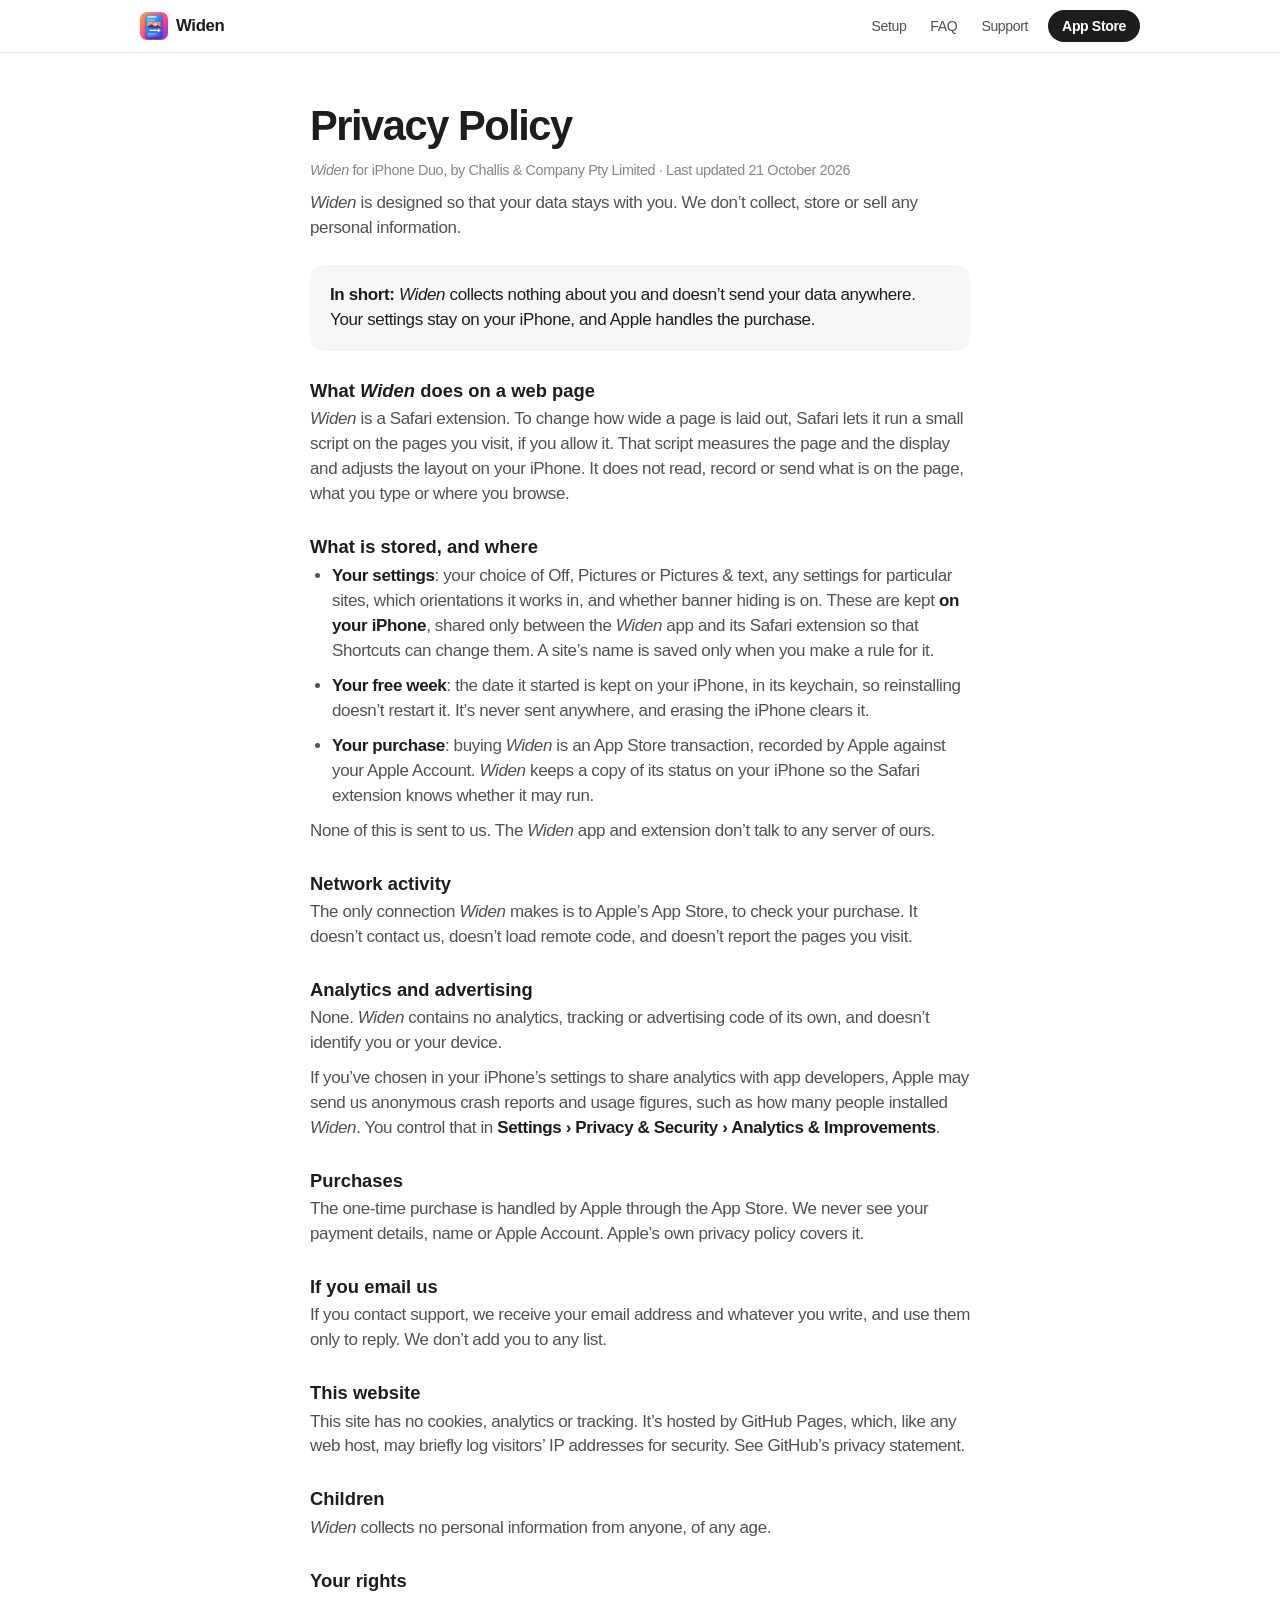
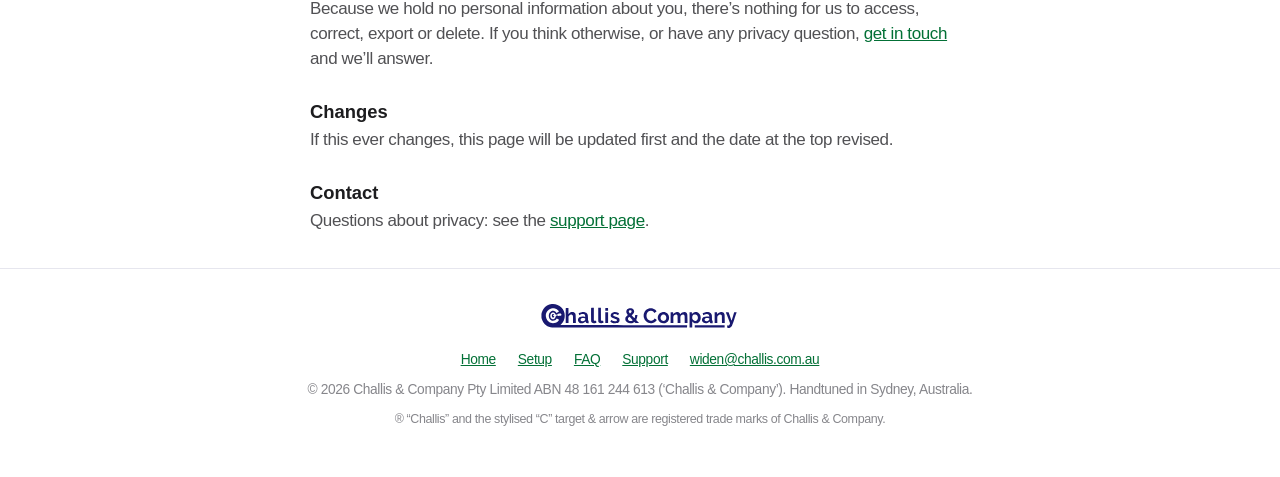
<file: privacy/index.html>
<!DOCTYPE html>
<html lang="en">
<head>
<meta charset="utf-8">
<meta name="viewport" content="width=device-width, initial-scale=1">
<title>Privacy Policy — Widen for iPhone Duo</title>
<meta name="description" content="Widen collects no data, has no analytics and makes no network connections of its own.">
<meta property="og:type" content="website">
<meta property="og:site_name" content="Widen for iPhone Duo">
<meta property="og:title" content="Privacy Policy — Widen for iPhone Duo">
<meta property="og:description" content="Widen collects no data, has no analytics and makes no network connections of its own.">
<meta property="og:url" content="https://widen.challis.com.au/privacy/">
<meta property="og:image" content="https://widen.challis.com.au/img/share.png?v=3">
<meta property="og:image:width" content="1200">
<meta property="og:image:height" content="630">
<meta property="og:image:alt" content="Google Maps on iPhone Duo's outer display, without and with Widen">
<meta name="twitter:card" content="summary_large_image">
<link rel="icon" type="image/png" sizes="32x32" href="../img/favicon-32.png?v=3">
<link rel="icon" type="image/png" sizes="16x16" href="../img/favicon-16.png?v=3">
<link rel="stylesheet" href="../style.css?v=f96f232d">
<link rel="apple-touch-icon" href="../img/apple-touch-icon.png?v=3">
<link rel="canonical" href="https://widen.challis.com.au/privacy/">
</head>
<body>
<a class="skip" href="#main">Skip to content</a>
<nav class="bar" aria-label="Widen">
  <div class="wrap">
    <a class="bar-brand" href="../"><img src="../img/apple-touch-icon.png?v=3" alt=""><span class="bar-name">Widen</span></a>
    <div class="bar-links"><a href="../setup/">Setup</a><a href="../faq/">FAQ</a><a href="../support/">Support</a><a class="bar-store" href="https://apps.apple.com/app/id6824905949">App Store</a></div>
  </div>
</nav>
<main class="doc" id="main">
  <div class="wrap narrow">
    <h1>Privacy Policy</h1>
    <p class="updated"><em>Widen</em> for iPhone Duo, by Challis &amp; Company Pty Limited &middot; Last updated 21 October 2026</p>

    <p><em>Widen</em> is designed so that your data stays with you. We don&rsquo;t collect, store or sell any personal information.</p>

    <div class="summary"><p><strong>In short:</strong> <em>Widen</em> collects nothing about you and doesn&rsquo;t send your data anywhere. Your settings stay on your iPhone, and Apple handles the purchase.</p></div>

    <h2>What <em>Widen</em> does on a web page</h2>
    <p><em>Widen</em> is a Safari extension. To change how wide a page is laid out, Safari lets it run a small script on the pages you visit, if you allow it. That script measures the page and the display and adjusts the layout on your iPhone. It does not read, record or send what is on the page, what you type or where you browse.</p>

    <h2>What is stored, and where</h2>
    <ul>
      <li><strong>Your settings</strong>: your choice of Off, Pictures or Pictures &amp; text, any settings for particular sites, which orientations it works in, and whether banner hiding is on. These are kept <strong>on your iPhone</strong>, shared only between the <em>Widen</em> app and its Safari extension so that Shortcuts can change them. A site&rsquo;s name is saved only when you make a rule for it.</li>
      <li><strong>Your free week</strong>: the date it started is kept on your iPhone, in its keychain, so reinstalling doesn&rsquo;t restart it. It&rsquo;s never sent anywhere, and erasing the iPhone clears it.</li>
      <li><strong>Your purchase</strong>: buying <em>Widen</em> is an App Store transaction, recorded by Apple against your Apple Account. <em>Widen</em> keeps a copy of its status on your iPhone so the Safari extension knows whether it may run.</li>
    </ul>
    <p>None of this is sent to us. The <em>Widen</em> app and extension don&rsquo;t talk to any server of ours.</p>

    <h2>Network activity</h2>
    <p>The only connection <em>Widen</em> makes is to Apple&rsquo;s App Store, to check your purchase. It doesn&rsquo;t contact us, doesn&rsquo;t load remote code, and doesn&rsquo;t report the pages you visit.</p>

    <h2>Analytics and advertising</h2>
    <p>None. <em>Widen</em> contains no analytics, tracking or advertising code of its own, and doesn&rsquo;t identify you or your device.</p>
    <p>If you&rsquo;ve chosen in your iPhone&rsquo;s settings to share analytics with app developers, Apple may send us anonymous crash reports and usage figures, such as how many people installed <em>Widen</em>. You control that in <strong>Settings › Privacy &amp; Security › Analytics &amp; Improvements</strong>.</p>

    <h2>Purchases</h2>
    <p>The one-time purchase is handled by Apple through the App Store. We never see your payment details, name or Apple Account. Apple&rsquo;s own privacy policy covers it.</p>

    <h2>If you email us</h2>
    <p>If you contact support, we receive your email address and whatever you write, and use them only to reply. We don&rsquo;t add you to any list.</p>

    <h2>This website</h2>
    <p>This site has no cookies, analytics or tracking. It&rsquo;s hosted by GitHub Pages, which, like any web host, may briefly log visitors&rsquo; IP addresses for security. See GitHub&rsquo;s privacy statement.</p>

    <h2>Children</h2>
    <p><em>Widen</em> collects no personal information from anyone, of any age.</p>

    <h2>Your rights</h2>
    <p>Because we hold no personal information about you, there&rsquo;s nothing for us to access, correct, export or delete. If you think otherwise, or have any privacy question, <a href="../support/">get in touch</a> and we&rsquo;ll answer.</p>

    <h2>Changes</h2>
    <p>If this ever changes, this page will be updated first and the date at the top revised.</p>

    <h2>Contact</h2>
    <p>Questions about privacy: see the <a href="../support/">support page</a>.</p>
  </div>
</main>
<footer>
  <div class="wrap">
    <a class="cc-link" href="https://challis.com.au/" aria-label="Challis &amp; Company"><svg class="cc-mark" viewBox="0 0 1642 217" fill="currentColor" role="img" aria-label="Challis &amp; Company"><path d="M965 2090 c-272 -30 -533 -186 -685 -410 -56 -82 -107 -189 -137 -287 -25 -82 -27 -101 -27 -268 0 -167 2 -186 27 -268 64 -209 184 -383 348 -507 153 -115 307 -173 509 -190 77 -7 1921 -10 5595 -8 l5480 3 3 98 3 97 -5206 0 c-2863 0 -5205 2 -5205 3 0 2 37 42 83 88 187 189 279 415 279 684 0 268 -92 495 -277 681 -208 211 -501 316 -790 284z m254 -365 c35 -9 91 -30 125 -48 63 -33 159 -121 188 -173 l17 -31 -89 -61 c-49 -34 -93 -62 -97 -61 -4 0 -21 21 -38 47 -39 60 -94 98 -175 118 -81 21 -155 14 -225 -21 -226 -110 -276 -472 -93 -671 60 -65 145 -104 228 -104 123 0 230 52 281 137 12 21 23 39 25 41 3 5 184 -99 190 -110 10 -15 -44 -94 -93 -138 -103 -90 -249 -143 -398 -143 -138 0 -226 30 -342 118 -161 120 -267 356 -249 554 9 91 45 206 89 279 72 121 225 233 363 266 78 19 214 19 293 1z m-62 -346 c51 -25 98 -78 116 -134 l14 -40 57 3 c48 2 65 8 104 37 50 39 51 39 174 55 95 13 114 9 98 -20 -14 -25 -13 -30 6 -30 8 0 25 -5 37 -11 21 -12 21 -12 -8 -35 -28 -22 -28 -24 -12 -42 9 -10 17 -21 17 -24 0 -3 -51 -13 -112 -23 -110 -16 -114 -16 -170 4 -54 18 -84 20 -155 5 -16 -3 -23 -14 -28 -46 -17 -100 -67 -177 -138 -213 -65 -32 -110 -32 -175 1 -186 92 -185 421 1 513 54 27 119 27 174 0z" transform="translate(0.000000,217.000000) scale(0.100000,-0.100000)"/><path d="M1033 1260c-57-34-79-139-47-219 38-96 129-94 170 5 23 54 20 57-42 49l-55-7 3 38c3 37 5 39 47 46 24 4 46 10 49 12 11 11-36 71-64 82-27 11-35 10-61-6zM2117 1764c-4-4-7-286-7-626l0-618 115 0 115 0 0 273 0 274 29 39c59 83 149 132 216 120 52-10 100-57 114-110 7-28 11-150 11-320l0-276 116 0 116 0-4 338c-5 365-8 393-63 472-96 139-356 127-490-22-24-26-45-48-47-48-1 0-3 114-3 252l0 253-106 3c-58 1-108-1-112-4zM4197 1763c-12-12-8-1047 4-1105 9-40 21-63 53-94 66-67 165-78 319-37 65 18 64 16 43 123-9 48-16 64-27 61-7-2-37-6-65-8-47-5-52-3-77 27l-27 32 0 504 0 504-108 0c-60 0-112-3-115-7zM4780 1215c0-477 2-561 15-592 34-82 96-117 205-117 82 0 179 18 202 37 13 11 13 22 0 95-13 69-18 82-31 76-9-3-37-9-62-11-38-4-50-1-75 20l-29 25-3 511-3 511-109 0-110 0 0-555zM5367 1764c-4-4-7-56-7-116l0-108 115 0 116 0-3 113-3 112-106 3c-58 1-108-1-112-4zM7337 1740c-143-24-242-126-254-260-7-77 16-145 79-227l50-65-24-15c-48-33-135-130-158-178-21-41-25-65-25-136 0-79 3-92 35-154 113-221 432-272 682-108l28 17 48-47 48-48 144 3 143 3-116 123c-65 68-117 127-117 132 0 4 11 32 25 62 31 68 61 182 70 271l7 68-93-3-94-3-7-66c-7-79-38-181-52-177-6 2-60 54-121 116l-109 112 71 65c118 107 157 217 121 336-26 89-121 159-239 179-71 11-74 11-142 0zm133-175c16-8 34-24 40-34 16-31 12-93-9-125-20-29-97-96-112-96-4 0-28 26-53 58-37 46-46 65-46 97 0 48 21 82 64 101 41 18 80 17 116-1zm15-666c72-77 130-146 130-152 0-6-22-22-50-36-64-34-188-37-248-7-81 40-122 149-83 224 18 35 94 112 111 112 5 0 69-64 140-141zM8993 1729c-223-37-409-214-468-444-20-78-19-231 1-308 56-216 231-400 429-453 67-18 205-17 284 1 90 22 184 70 247 128 59 54 99 111 91 131-5 13-158 106-175 106-5 0-15-12-23-26-24-45-107-112-162-130-302-102-559 216-447 551 55 161 188 254 349 243 109-8 215-70 257-151l15-28 82 57c45 31 86 60 91 64 12 11-45 90-98 137-121 106-296 152-473 122zM3423 1419c-90-15-253-85-253-108 0-5 13-37 29-73l30-65 92 46c89 45 95 46 183 46 79 0 96-3 130-24 47-29 75-87 76-155l0-48-32 7c-95 21-119 24-188 24-169 1-308-72-357-188-22-50-22-146 0-203 26-67 111-143 184-164 122-35 272 0 367 87 30 27 57 49 60 49 3 0 6-12 6-27 0-38 34-91 66-103 14-6 59-10 100-10l74 0 0 99c0 91-2 100-20 106-27 9-29 21-33 245-4 219-16 270-81 346-83 97-256 142-433 113zm242-493l40-12 3-66c3-62 1-69-27-101-62-70-204-102-279-63-66 34-91 119-53 182 31 51 92 74 191 73 47 0 103-6 125-13zM6040 1416c-70-20-123-51-164-96-85-95-98-228-29-310 35-43 100-73 244-116 162-47 211-72 222-110 22-76-55-131-169-121-75 7-158 35-225 76-27 17-53 31-58 31-15 0-83-119-77-135 9-24 97-74 181-102 68-22 98-26 200-27 71-1 137 4 162 12 60 18 133 70 168 120 26 38 30 54 34 123 4 95-7 126-61 175-50 45-101 66-260 111-145 40-183 60-192 98-11 44 21 97 69 113 76 26 205-4 295-68l29-21 45 68c53 78 52 81-44 132-104 56-265 76-370 47zM10023 1415c-290-63-436-392-299-670 82-166 251-257 454-242 250 17 422 206 422 462 0 311-266 518-577 450zm214-206c84-41 133-131 133-244 0-87-24-150-80-206-77-77-183-89-271-29-165 110-150 391 26 483 44 24 139 22 192-4zM11171 1419c-69-13-132-49-188-106l-53-54 0 76 0 76-102-3-102-3-2-442-2-443 114 0 114 0 0 260c0 292 1 299 70 374 72 77 161 95 225 44 52-41 55-62 55-383l0-295 115 0 115 0 0 260c0 292 1 299 70 374 93 101 213 97 261-7 17-38 19-69 19-334l0-293 116 0 116 0-4 348c-5 382-7 400-69 475-40 49-95 76-167 83-115 12-257-49-320-137-15-21-30-39-33-39-3 0-13 18-22 39-49 111-172 160-326 130zM12689 1417c-64-18-132-60-172-107-18-22-37-40-41-40-4 0-6 30-5 68l3 67-97 3-97 3 0-631 0-631 111 3 110 3-1 253c0 167 3 252 10 252 5 0 10-4 10-8 0-20 90-97 140-121 47-22 68-26 150-26 84 0 102 3 152 28 268 132 322 572 96 783-98 92-252 134-369 101zm138-208c218-106 173-477-64-515-86-13-198 56-247 153-22 45-22 212 0 259 19 39 74 90 118 110 48 21 143 17 193-7zM13585 1414c-60-13-183-63-223-92-10-6-5-24 19-80l32-71 61 33c150 84 309 87 379 8 25-28 46-89 47-134 0-43 0-43-85-23-119 29-268 14-366-35-55-29-114-93-135-146-25-67-15-170 22-231 108-174 377-191 547-34l45 41 11-44c7-28 22-53 42-70 29-25 37-27 113-24l81 3 3 96c2 90 1 97-18 102-33 9-40 50-40 241 0 132-4 196-15 233-31 103-103 176-212 215-77 27-216 33-308 12zm263-489l52-16 0-59c0-55-3-63-37-101-44-48-70-63-142-78-88-19-160 11-197 81-20 38-17 70 9 109 38 57 89 79 183 79 44 0 104-7 132-15zM14802 1420c-78-16-160-60-207-111-25-27-48-49-50-49-3 0-5 34-5 75l0 75-100 0-100 0 0-445 0-445 110 0 110 0 0 255c0 286 3 300 68 369 43 44 123 86 167 86 46 0 97-32 119-76 20-36 21-59 24-337l3-297 116 0 115 0-4 338c-4 275-8 346-21 388-38 116-114 174-236 180-36 2-85-1-109-6zM5360 965l0-445 115 0 115 0 0 445 0 445-115 0-115 0 0-445zM15260 1403c0-5 78-206 174-448l173-440-22-62c-43-119-72-142-162-126l-53 10 0-99 0-98 28-7c44-12 154-6 201 11 59 21 104 57 140 109 19 29 95 232 220 591 105 302 191 552 191 557 0 5-46 9-103 9l-104 0-103-340c-57-187-107-340-111-340-3 0-27 60-52 133-25 72-78 225-118 340l-71 207-114 0c-63 0-114-3-114-7z" transform="translate(0.000000,217.000000) scale(0.100000,-0.100000)"/><path d="M12710 345 c-1 -3 -1 -47 -1 -97 l-1 -93 1226 -3 1226 -2 0 100 0 100 -1225 0 c-674 0 -1225 -2 -1225 -5z" transform="translate(0.000000,217.000000) scale(0.100000,-0.100000)"/></svg></a>
    <nav><a href="../">Home</a><a href="../setup/">Setup</a><a href="../faq/">FAQ</a><a href="../support/">Support</a><a href="mailto:widen@challis.com.au">widen@challis.com.au</a></nav>
    <p>&copy; 2026 Challis &amp; Company Pty Limited ABN 48 161 244 613 (&lsquo;Challis &amp; Company&rsquo;). Handtuned in Sydney, Australia.</p>
    <p class="legal">&reg; &ldquo;Challis&rdquo; and the stylised &ldquo;C&rdquo; target &amp; arrow are registered trade marks of Challis &amp; Company.</p>
  </div>
</footer>
</body>
</html>
</file>
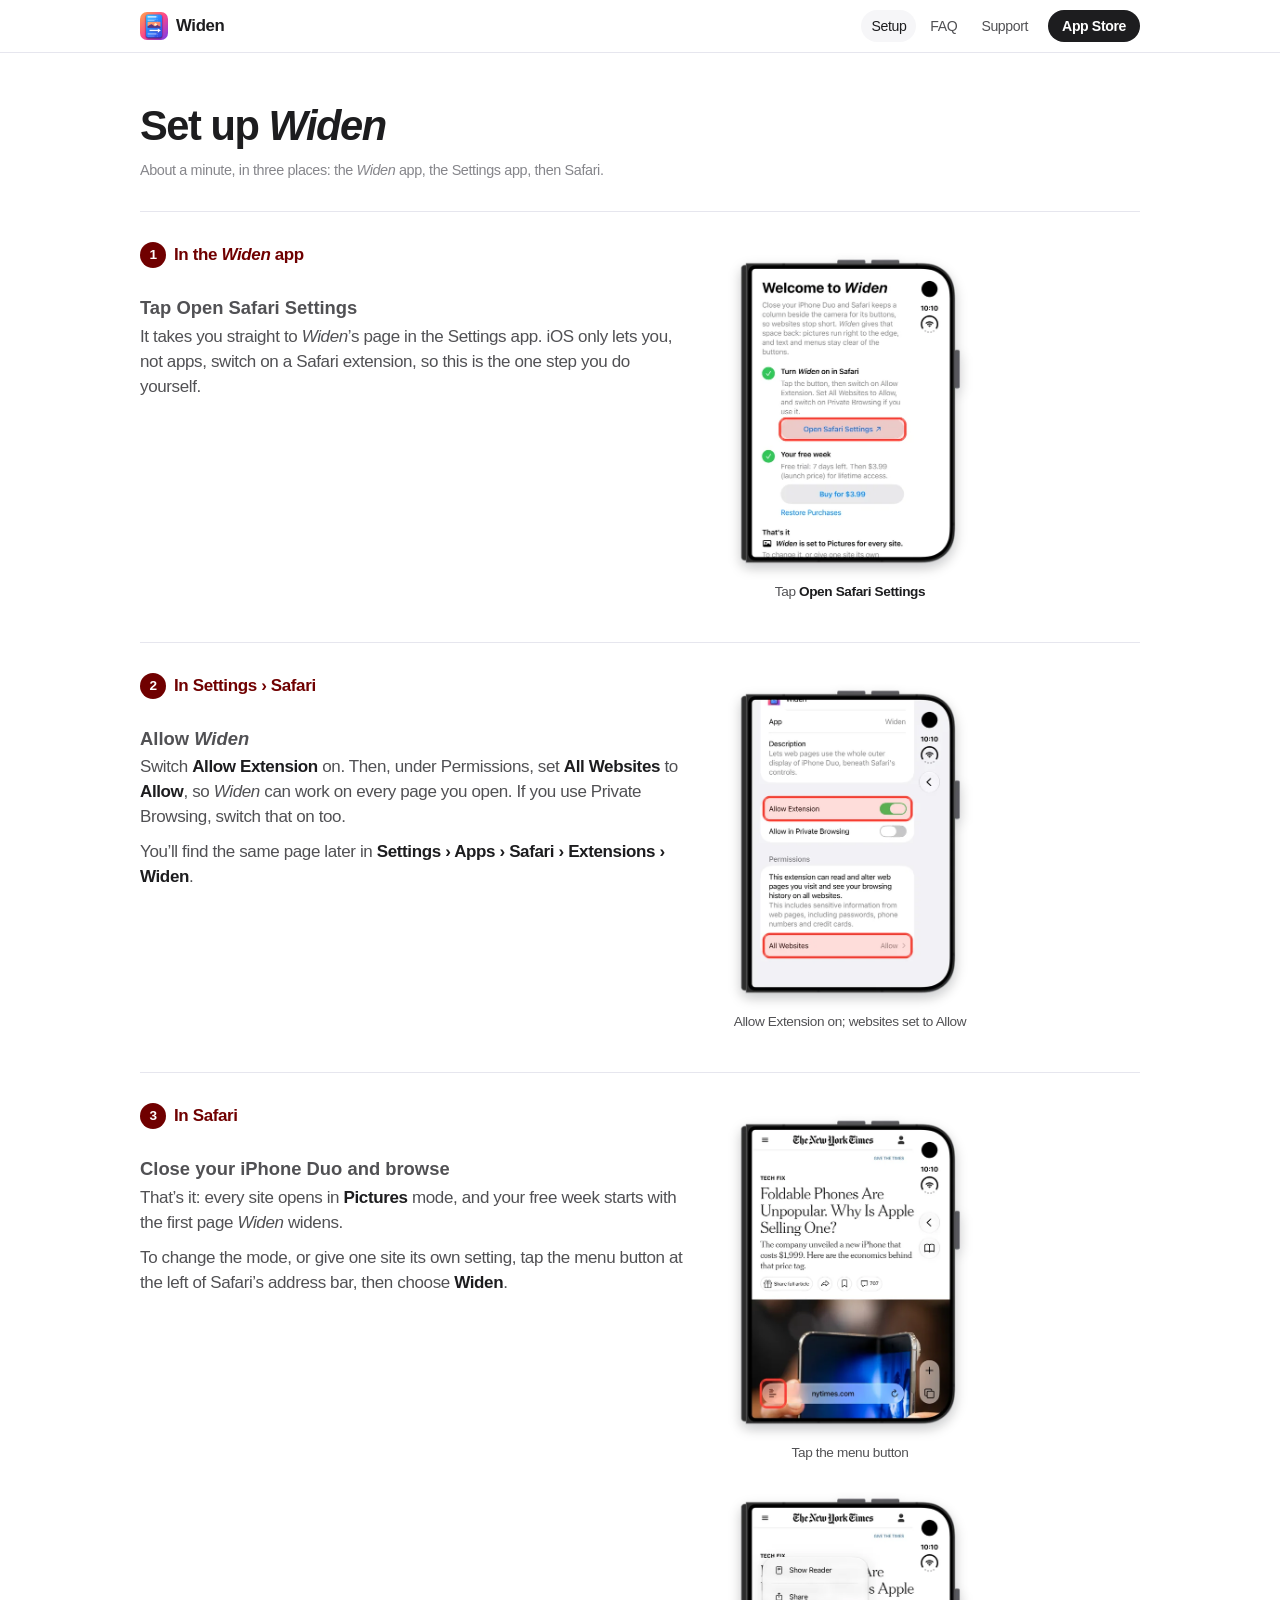
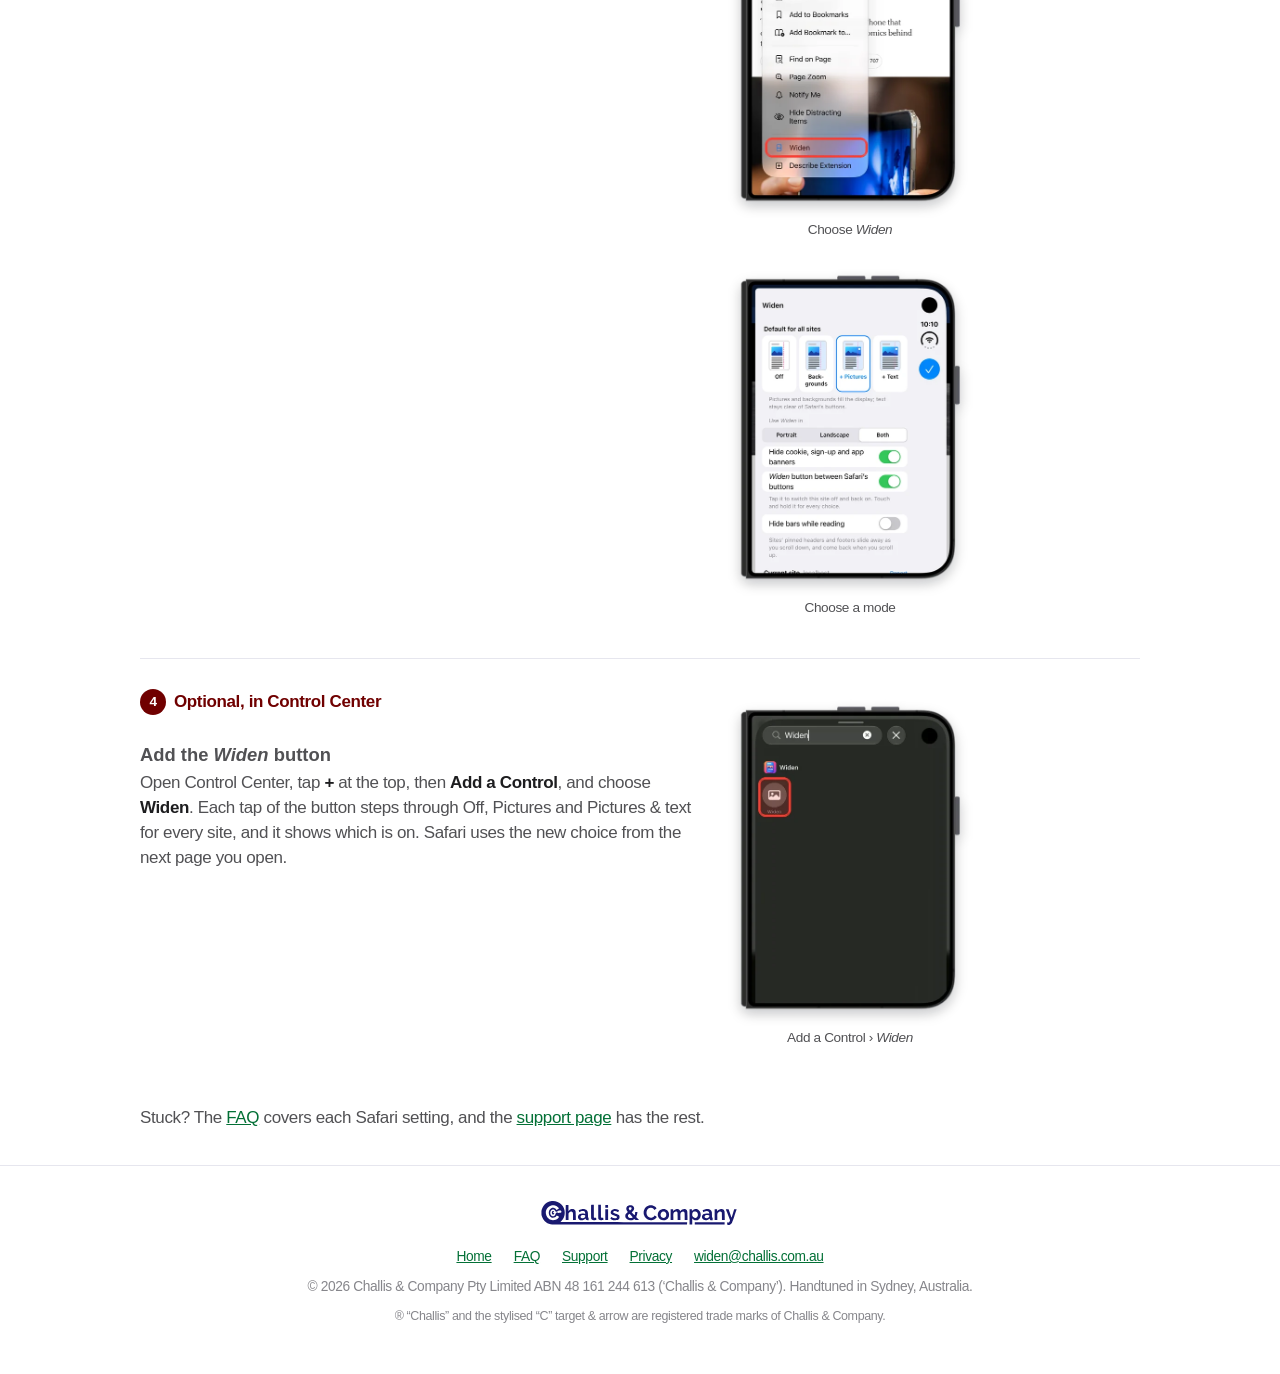
<file: setup/index.html>
<!DOCTYPE html>
<html lang="en">
<head>
<meta charset="utf-8">
<meta name="viewport" content="width=device-width, initial-scale=1">
<title>Set up — Widen for iPhone Duo</title>
<meta name="description" content="How to set up Widen on iPhone Duo: the app, Safari settings, and choosing Widen in Safari, with pictures.">
<meta property="og:type" content="website">
<meta property="og:site_name" content="Widen for iPhone Duo">
<meta property="og:title" content="Set up — Widen for iPhone Duo">
<meta property="og:description" content="How to set up Widen on iPhone Duo: the app, Safari settings, and choosing Widen in Safari, with pictures.">
<meta property="og:url" content="https://widen.challis.com.au/setup/">
<meta property="og:image" content="https://widen.challis.com.au/img/share.png?v=3">
<meta property="og:image:width" content="1200">
<meta property="og:image:height" content="630">
<meta property="og:image:alt" content="Google Maps on iPhone Duo's outer display, without and with Widen">
<meta name="twitter:card" content="summary_large_image">
<link rel="icon" type="image/png" sizes="32x32" href="../img/favicon-32.png?v=3">
<link rel="icon" type="image/png" sizes="16x16" href="../img/favicon-16.png?v=3">
<link rel="stylesheet" href="../style.css?v=f96f232d">
<link rel="apple-touch-icon" href="../img/apple-touch-icon.png?v=3">
<link rel="canonical" href="https://widen.challis.com.au/setup/">
</head>
<body>
<a class="skip" href="#main">Skip to content</a>
<nav class="bar" aria-label="Widen">
  <div class="wrap">
    <a class="bar-brand" href="../"><img src="../img/apple-touch-icon.png?v=3" alt=""><span class="bar-name">Widen</span></a>
    <div class="bar-links"><a href="../setup/" aria-current="page">Setup</a><a href="../faq/">FAQ</a><a href="../support/">Support</a><a class="bar-store" href="https://apps.apple.com/app/id6824905949">App Store</a></div>
  </div>
</nav>
<main class="doc" id="main">
  <div class="wrap">
    <h1>Set up <em>Widen</em></h1>
    <p class="updated">About a minute, in three places: the <em>Widen</em> app, the Settings app, then Safari.</p>

    <ol class="guide">
      <li>
        <div><span class="where">In the <em>Widen</em> app</span>
          <h2>Tap Open Safari Settings</h2>
          <p>It takes you straight to <em>Widen</em>&rsquo;s page in the Settings app. iOS only lets you, not apps, switch on a Safari extension, so this is the one step you do yourself.</p></div>
        <figure class="shot"><img src="../img/setup-app.webp?v=11" width="560" height="727" loading="lazy" alt="The Widen app's welcome screen with the Open Safari Settings button circled"><figcaption>Tap <strong>Open Safari Settings</strong></figcaption></figure>
      </li>
      <li>
        <div><span class="where">In Settings › Safari</span>
          <h2>Allow <em>Widen</em></h2>
          <p>Switch <strong>Allow Extension</strong> on. Then, under Permissions, set <strong>All Websites</strong> to <strong>Allow</strong>, so <em>Widen</em> can work on every page you open. If you use Private Browsing, switch that on too.</p>
          <p class="aside">You&rsquo;ll find the same page later in <strong>Settings › Apps › Safari › Extensions › Widen</strong>.</p></div>
        <figure class="shot"><img src="../img/setup-settings.webp?v=10" width="560" height="727" loading="lazy" alt="Widen's page in Settings with Allow Extension switched on and All Websites set to Allow, both circled"><figcaption>Allow Extension on; websites set to Allow</figcaption></figure>
      </li>
      <li>
        <div><span class="where">In Safari</span>
          <h2>Close your iPhone Duo and browse</h2>
          <p>That&rsquo;s it: every site opens in <strong>Pictures</strong> mode, and your free week starts with the first page <em>Widen</em> widens.</p>
          <p>To change the mode, or give one site its own setting, tap the menu button at the left of Safari&rsquo;s address bar, then choose <strong>Widen</strong>.</p></div>
        <div class="howto">
          <figure><img src="../img/menu-button.webp?v=10" width="560" height="727" loading="lazy" alt="Safari on the closed iPhone Duo with the menu button at the left of the address bar circled"><figcaption>Tap the menu button</figcaption></figure>
          <figure><img src="../img/menu-widen.webp?v=10" width="560" height="727" loading="lazy" alt="Safari's page menu open, with Widen near the bottom circled"><figcaption>Choose <em>Widen</em></figcaption></figure>
        <figure><img src="../img/panel.webp?v=12" width="560" height="727" loading="lazy" alt="Widen's panel in Safari, full screen"><figcaption>Choose a mode</figcaption></figure></div>
      </li>
      <li>
        <div><span class="where">Optional, in Control Center</span>
          <h2>Add the <em>Widen</em> button</h2>
          <p>Open Control Center, tap <strong>+</strong> at the top, then <strong>Add a Control</strong>, and choose <strong>Widen</strong>. Each tap of the button steps through Off, Pictures and Pictures &amp; text for every site, and it shows which is on. Safari uses the new choice from the next page you open.</p></div>
        <figure class="shot"><img src="../img/setup-cc-add.webp?v=11" width="560" height="727" loading="lazy" alt="Add a Control in Control Center, searched for Widen, with the Widen control circled"><figcaption>Add a Control › <em>Widen</em></figcaption></figure>
      </li>
    </ol>

    <p style="margin-top:28px">Stuck? The <a href="../faq/">FAQ</a> covers each Safari setting, and the <a href="../support/">support page</a> has the rest.</p>
  </div>
</main>
</main>
<footer>
  <div class="wrap">
    <a class="cc-link" href="https://challis.com.au/" aria-label="Challis &amp; Company"><svg class="cc-mark" viewBox="0 0 1642 217" fill="currentColor" role="img" aria-label="Challis &amp; Company"><path d="M965 2090 c-272 -30 -533 -186 -685 -410 -56 -82 -107 -189 -137 -287 -25 -82 -27 -101 -27 -268 0 -167 2 -186 27 -268 64 -209 184 -383 348 -507 153 -115 307 -173 509 -190 77 -7 1921 -10 5595 -8 l5480 3 3 98 3 97 -5206 0 c-2863 0 -5205 2 -5205 3 0 2 37 42 83 88 187 189 279 415 279 684 0 268 -92 495 -277 681 -208 211 -501 316 -790 284z m254 -365 c35 -9 91 -30 125 -48 63 -33 159 -121 188 -173 l17 -31 -89 -61 c-49 -34 -93 -62 -97 -61 -4 0 -21 21 -38 47 -39 60 -94 98 -175 118 -81 21 -155 14 -225 -21 -226 -110 -276 -472 -93 -671 60 -65 145 -104 228 -104 123 0 230 52 281 137 12 21 23 39 25 41 3 5 184 -99 190 -110 10 -15 -44 -94 -93 -138 -103 -90 -249 -143 -398 -143 -138 0 -226 30 -342 118 -161 120 -267 356 -249 554 9 91 45 206 89 279 72 121 225 233 363 266 78 19 214 19 293 1z m-62 -346 c51 -25 98 -78 116 -134 l14 -40 57 3 c48 2 65 8 104 37 50 39 51 39 174 55 95 13 114 9 98 -20 -14 -25 -13 -30 6 -30 8 0 25 -5 37 -11 21 -12 21 -12 -8 -35 -28 -22 -28 -24 -12 -42 9 -10 17 -21 17 -24 0 -3 -51 -13 -112 -23 -110 -16 -114 -16 -170 4 -54 18 -84 20 -155 5 -16 -3 -23 -14 -28 -46 -17 -100 -67 -177 -138 -213 -65 -32 -110 -32 -175 1 -186 92 -185 421 1 513 54 27 119 27 174 0z" transform="translate(0.000000,217.000000) scale(0.100000,-0.100000)"/><path d="M1033 1260c-57-34-79-139-47-219 38-96 129-94 170 5 23 54 20 57-42 49l-55-7 3 38c3 37 5 39 47 46 24 4 46 10 49 12 11 11-36 71-64 82-27 11-35 10-61-6zM2117 1764c-4-4-7-286-7-626l0-618 115 0 115 0 0 273 0 274 29 39c59 83 149 132 216 120 52-10 100-57 114-110 7-28 11-150 11-320l0-276 116 0 116 0-4 338c-5 365-8 393-63 472-96 139-356 127-490-22-24-26-45-48-47-48-1 0-3 114-3 252l0 253-106 3c-58 1-108-1-112-4zM4197 1763c-12-12-8-1047 4-1105 9-40 21-63 53-94 66-67 165-78 319-37 65 18 64 16 43 123-9 48-16 64-27 61-7-2-37-6-65-8-47-5-52-3-77 27l-27 32 0 504 0 504-108 0c-60 0-112-3-115-7zM4780 1215c0-477 2-561 15-592 34-82 96-117 205-117 82 0 179 18 202 37 13 11 13 22 0 95-13 69-18 82-31 76-9-3-37-9-62-11-38-4-50-1-75 20l-29 25-3 511-3 511-109 0-110 0 0-555zM5367 1764c-4-4-7-56-7-116l0-108 115 0 116 0-3 113-3 112-106 3c-58 1-108-1-112-4zM7337 1740c-143-24-242-126-254-260-7-77 16-145 79-227l50-65-24-15c-48-33-135-130-158-178-21-41-25-65-25-136 0-79 3-92 35-154 113-221 432-272 682-108l28 17 48-47 48-48 144 3 143 3-116 123c-65 68-117 127-117 132 0 4 11 32 25 62 31 68 61 182 70 271l7 68-93-3-94-3-7-66c-7-79-38-181-52-177-6 2-60 54-121 116l-109 112 71 65c118 107 157 217 121 336-26 89-121 159-239 179-71 11-74 11-142 0zm133-175c16-8 34-24 40-34 16-31 12-93-9-125-20-29-97-96-112-96-4 0-28 26-53 58-37 46-46 65-46 97 0 48 21 82 64 101 41 18 80 17 116-1zm15-666c72-77 130-146 130-152 0-6-22-22-50-36-64-34-188-37-248-7-81 40-122 149-83 224 18 35 94 112 111 112 5 0 69-64 140-141zM8993 1729c-223-37-409-214-468-444-20-78-19-231 1-308 56-216 231-400 429-453 67-18 205-17 284 1 90 22 184 70 247 128 59 54 99 111 91 131-5 13-158 106-175 106-5 0-15-12-23-26-24-45-107-112-162-130-302-102-559 216-447 551 55 161 188 254 349 243 109-8 215-70 257-151l15-28 82 57c45 31 86 60 91 64 12 11-45 90-98 137-121 106-296 152-473 122zM3423 1419c-90-15-253-85-253-108 0-5 13-37 29-73l30-65 92 46c89 45 95 46 183 46 79 0 96-3 130-24 47-29 75-87 76-155l0-48-32 7c-95 21-119 24-188 24-169 1-308-72-357-188-22-50-22-146 0-203 26-67 111-143 184-164 122-35 272 0 367 87 30 27 57 49 60 49 3 0 6-12 6-27 0-38 34-91 66-103 14-6 59-10 100-10l74 0 0 99c0 91-2 100-20 106-27 9-29 21-33 245-4 219-16 270-81 346-83 97-256 142-433 113zm242-493l40-12 3-66c3-62 1-69-27-101-62-70-204-102-279-63-66 34-91 119-53 182 31 51 92 74 191 73 47 0 103-6 125-13zM6040 1416c-70-20-123-51-164-96-85-95-98-228-29-310 35-43 100-73 244-116 162-47 211-72 222-110 22-76-55-131-169-121-75 7-158 35-225 76-27 17-53 31-58 31-15 0-83-119-77-135 9-24 97-74 181-102 68-22 98-26 200-27 71-1 137 4 162 12 60 18 133 70 168 120 26 38 30 54 34 123 4 95-7 126-61 175-50 45-101 66-260 111-145 40-183 60-192 98-11 44 21 97 69 113 76 26 205-4 295-68l29-21 45 68c53 78 52 81-44 132-104 56-265 76-370 47zM10023 1415c-290-63-436-392-299-670 82-166 251-257 454-242 250 17 422 206 422 462 0 311-266 518-577 450zm214-206c84-41 133-131 133-244 0-87-24-150-80-206-77-77-183-89-271-29-165 110-150 391 26 483 44 24 139 22 192-4zM11171 1419c-69-13-132-49-188-106l-53-54 0 76 0 76-102-3-102-3-2-442-2-443 114 0 114 0 0 260c0 292 1 299 70 374 72 77 161 95 225 44 52-41 55-62 55-383l0-295 115 0 115 0 0 260c0 292 1 299 70 374 93 101 213 97 261-7 17-38 19-69 19-334l0-293 116 0 116 0-4 348c-5 382-7 400-69 475-40 49-95 76-167 83-115 12-257-49-320-137-15-21-30-39-33-39-3 0-13 18-22 39-49 111-172 160-326 130zM12689 1417c-64-18-132-60-172-107-18-22-37-40-41-40-4 0-6 30-5 68l3 67-97 3-97 3 0-631 0-631 111 3 110 3-1 253c0 167 3 252 10 252 5 0 10-4 10-8 0-20 90-97 140-121 47-22 68-26 150-26 84 0 102 3 152 28 268 132 322 572 96 783-98 92-252 134-369 101zm138-208c218-106 173-477-64-515-86-13-198 56-247 153-22 45-22 212 0 259 19 39 74 90 118 110 48 21 143 17 193-7zM13585 1414c-60-13-183-63-223-92-10-6-5-24 19-80l32-71 61 33c150 84 309 87 379 8 25-28 46-89 47-134 0-43 0-43-85-23-119 29-268 14-366-35-55-29-114-93-135-146-25-67-15-170 22-231 108-174 377-191 547-34l45 41 11-44c7-28 22-53 42-70 29-25 37-27 113-24l81 3 3 96c2 90 1 97-18 102-33 9-40 50-40 241 0 132-4 196-15 233-31 103-103 176-212 215-77 27-216 33-308 12zm263-489l52-16 0-59c0-55-3-63-37-101-44-48-70-63-142-78-88-19-160 11-197 81-20 38-17 70 9 109 38 57 89 79 183 79 44 0 104-7 132-15zM14802 1420c-78-16-160-60-207-111-25-27-48-49-50-49-3 0-5 34-5 75l0 75-100 0-100 0 0-445 0-445 110 0 110 0 0 255c0 286 3 300 68 369 43 44 123 86 167 86 46 0 97-32 119-76 20-36 21-59 24-337l3-297 116 0 115 0-4 338c-4 275-8 346-21 388-38 116-114 174-236 180-36 2-85-1-109-6zM5360 965l0-445 115 0 115 0 0 445 0 445-115 0-115 0 0-445zM15260 1403c0-5 78-206 174-448l173-440-22-62c-43-119-72-142-162-126l-53 10 0-99 0-98 28-7c44-12 154-6 201 11 59 21 104 57 140 109 19 29 95 232 220 591 105 302 191 552 191 557 0 5-46 9-103 9l-104 0-103-340c-57-187-107-340-111-340-3 0-27 60-52 133-25 72-78 225-118 340l-71 207-114 0c-63 0-114-3-114-7z" transform="translate(0.000000,217.000000) scale(0.100000,-0.100000)"/><path d="M12710 345 c-1 -3 -1 -47 -1 -97 l-1 -93 1226 -3 1226 -2 0 100 0 100 -1225 0 c-674 0 -1225 -2 -1225 -5z" transform="translate(0.000000,217.000000) scale(0.100000,-0.100000)"/></svg></a>
    <nav><a href="../">Home</a><a href="../faq/">FAQ</a><a href="../support/">Support</a><a href="../privacy/">Privacy</a><a href="mailto:widen@challis.com.au">widen@challis.com.au</a></nav>
    <p>&copy; 2026 Challis &amp; Company Pty Limited ABN 48 161 244 613 (&lsquo;Challis &amp; Company&rsquo;). Handtuned in Sydney, Australia.</p>
    <p class="legal">&reg; &ldquo;Challis&rdquo; and the stylised &ldquo;C&rdquo; target &amp; arrow are registered trade marks of Challis &amp; Company.</p>
  </div>
</footer>
</body>
</html>
</file>
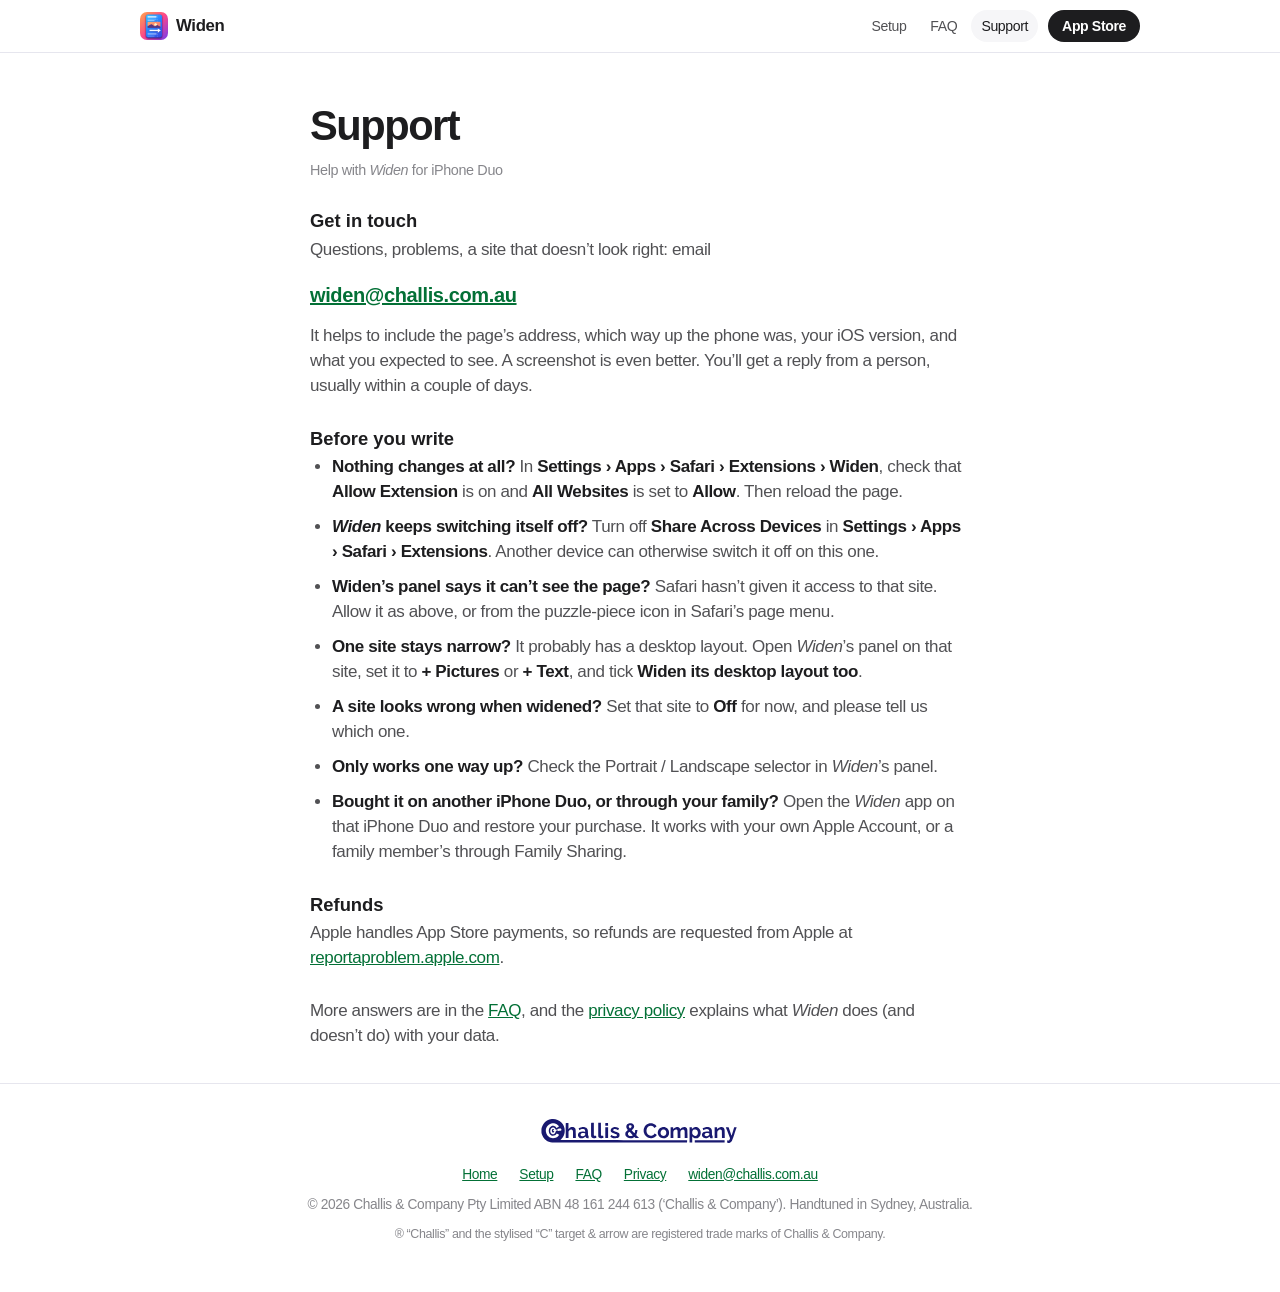
<file: support/index.html>
<!DOCTYPE html>
<html lang="en">
<head>
<meta charset="utf-8">
<meta name="viewport" content="width=device-width, initial-scale=1">
<title>Support — Widen for iPhone Duo</title>
<meta name="description" content="Help with Widen, the Safari extension for the iPhone Duo's outer display.">
<meta property="og:type" content="website">
<meta property="og:site_name" content="Widen for iPhone Duo">
<meta property="og:title" content="Support — Widen for iPhone Duo">
<meta property="og:description" content="Help with Widen, the Safari extension for the iPhone Duo's outer display.">
<meta property="og:url" content="https://widen.challis.com.au/support/">
<meta property="og:image" content="https://widen.challis.com.au/img/share.png?v=3">
<meta property="og:image:width" content="1200">
<meta property="og:image:height" content="630">
<meta property="og:image:alt" content="Google Maps on iPhone Duo's outer display, without and with Widen">
<meta name="twitter:card" content="summary_large_image">
<link rel="icon" type="image/png" sizes="32x32" href="../img/favicon-32.png?v=3">
<link rel="icon" type="image/png" sizes="16x16" href="../img/favicon-16.png?v=3">
<link rel="stylesheet" href="../style.css?v=f96f232d">
<link rel="apple-touch-icon" href="../img/apple-touch-icon.png?v=3">
<link rel="canonical" href="https://widen.challis.com.au/support/">
</head>
<body>
<a class="skip" href="#main">Skip to content</a>
<nav class="bar" aria-label="Widen">
  <div class="wrap">
    <a class="bar-brand" href="../"><img src="../img/apple-touch-icon.png?v=3" alt=""><span class="bar-name">Widen</span></a>
    <div class="bar-links"><a href="../setup/">Setup</a><a href="../faq/">FAQ</a><a href="../support/" aria-current="page">Support</a><a class="bar-store" href="https://apps.apple.com/app/id6824905949">App Store</a></div>
  </div>
</nav>
<main class="doc" id="main">
  <div class="wrap narrow">
    <h1>Support</h1>
    <p class="updated">Help with <em>Widen</em> for iPhone Duo</p>

    <h2>Get in touch</h2>
    <p>Questions, problems, a site that doesn&rsquo;t look right: email</p>
    <a class="mailbox" href="mailto:widen@challis.com.au">widen@challis.com.au</a>
    <p style="margin-top:14px">It helps to include the page&rsquo;s address, which way up the phone was, your iOS version, and what you expected to see. A screenshot is even better. You&rsquo;ll get a reply from a person, usually within a couple of days.</p>

    <h2>Before you write</h2>
    <ul>
      <li><strong>Nothing changes at all?</strong> In <strong>Settings › Apps › Safari › Extensions › Widen</strong>, check that <strong>Allow Extension</strong> is on and <strong>All Websites</strong> is set to <strong>Allow</strong>. Then reload the page.</li>
      <li><strong><em>Widen</em> keeps switching itself off?</strong> Turn off <strong>Share Across Devices</strong> in <strong>Settings › Apps › Safari › Extensions</strong>. Another device can otherwise switch it off on this one.</li>
      <li><strong>Widen&rsquo;s panel says it can&rsquo;t see the page?</strong> Safari hasn&rsquo;t given it access to that site. Allow it as above, or from the puzzle-piece icon in Safari&rsquo;s page menu.</li>
      <li><strong>One site stays narrow?</strong> It probably has a desktop layout. Open <em>Widen</em>&rsquo;s panel on that site, set it to <strong>+ Pictures</strong> or <strong>+ Text</strong>, and tick <strong>Widen its desktop layout too</strong>.</li>
      <li><strong>A site looks wrong when widened?</strong> Set that site to <strong>Off</strong> for now, and please tell us which one.</li>
      <li><strong>Only works one way up?</strong> Check the Portrait / Landscape selector in <em>Widen</em>&rsquo;s panel.</li>
      <li><strong>Bought it on another iPhone Duo, or through your family?</strong> Open the <em>Widen</em> app on that iPhone Duo and restore your purchase. It works with your own Apple Account, or a family member&rsquo;s through Family Sharing.</li>
    </ul>

    <h2>Refunds</h2>
    <p>Apple handles App Store payments, so refunds are requested from Apple at <a href="https://reportaproblem.apple.com">reportaproblem.apple.com</a>.</p>

    <p style="margin-top:28px">More answers are in the <a href="../faq/">FAQ</a>, and the <a href="../privacy/">privacy policy</a> explains what <em>Widen</em> does (and doesn&rsquo;t do) with your data.</p>
  </div>
</main>
<footer>
  <div class="wrap">
    <a class="cc-link" href="https://challis.com.au/" aria-label="Challis &amp; Company"><svg class="cc-mark" viewBox="0 0 1642 217" fill="currentColor" role="img" aria-label="Challis &amp; Company"><path d="M965 2090 c-272 -30 -533 -186 -685 -410 -56 -82 -107 -189 -137 -287 -25 -82 -27 -101 -27 -268 0 -167 2 -186 27 -268 64 -209 184 -383 348 -507 153 -115 307 -173 509 -190 77 -7 1921 -10 5595 -8 l5480 3 3 98 3 97 -5206 0 c-2863 0 -5205 2 -5205 3 0 2 37 42 83 88 187 189 279 415 279 684 0 268 -92 495 -277 681 -208 211 -501 316 -790 284z m254 -365 c35 -9 91 -30 125 -48 63 -33 159 -121 188 -173 l17 -31 -89 -61 c-49 -34 -93 -62 -97 -61 -4 0 -21 21 -38 47 -39 60 -94 98 -175 118 -81 21 -155 14 -225 -21 -226 -110 -276 -472 -93 -671 60 -65 145 -104 228 -104 123 0 230 52 281 137 12 21 23 39 25 41 3 5 184 -99 190 -110 10 -15 -44 -94 -93 -138 -103 -90 -249 -143 -398 -143 -138 0 -226 30 -342 118 -161 120 -267 356 -249 554 9 91 45 206 89 279 72 121 225 233 363 266 78 19 214 19 293 1z m-62 -346 c51 -25 98 -78 116 -134 l14 -40 57 3 c48 2 65 8 104 37 50 39 51 39 174 55 95 13 114 9 98 -20 -14 -25 -13 -30 6 -30 8 0 25 -5 37 -11 21 -12 21 -12 -8 -35 -28 -22 -28 -24 -12 -42 9 -10 17 -21 17 -24 0 -3 -51 -13 -112 -23 -110 -16 -114 -16 -170 4 -54 18 -84 20 -155 5 -16 -3 -23 -14 -28 -46 -17 -100 -67 -177 -138 -213 -65 -32 -110 -32 -175 1 -186 92 -185 421 1 513 54 27 119 27 174 0z" transform="translate(0.000000,217.000000) scale(0.100000,-0.100000)"/><path d="M1033 1260c-57-34-79-139-47-219 38-96 129-94 170 5 23 54 20 57-42 49l-55-7 3 38c3 37 5 39 47 46 24 4 46 10 49 12 11 11-36 71-64 82-27 11-35 10-61-6zM2117 1764c-4-4-7-286-7-626l0-618 115 0 115 0 0 273 0 274 29 39c59 83 149 132 216 120 52-10 100-57 114-110 7-28 11-150 11-320l0-276 116 0 116 0-4 338c-5 365-8 393-63 472-96 139-356 127-490-22-24-26-45-48-47-48-1 0-3 114-3 252l0 253-106 3c-58 1-108-1-112-4zM4197 1763c-12-12-8-1047 4-1105 9-40 21-63 53-94 66-67 165-78 319-37 65 18 64 16 43 123-9 48-16 64-27 61-7-2-37-6-65-8-47-5-52-3-77 27l-27 32 0 504 0 504-108 0c-60 0-112-3-115-7zM4780 1215c0-477 2-561 15-592 34-82 96-117 205-117 82 0 179 18 202 37 13 11 13 22 0 95-13 69-18 82-31 76-9-3-37-9-62-11-38-4-50-1-75 20l-29 25-3 511-3 511-109 0-110 0 0-555zM5367 1764c-4-4-7-56-7-116l0-108 115 0 116 0-3 113-3 112-106 3c-58 1-108-1-112-4zM7337 1740c-143-24-242-126-254-260-7-77 16-145 79-227l50-65-24-15c-48-33-135-130-158-178-21-41-25-65-25-136 0-79 3-92 35-154 113-221 432-272 682-108l28 17 48-47 48-48 144 3 143 3-116 123c-65 68-117 127-117 132 0 4 11 32 25 62 31 68 61 182 70 271l7 68-93-3-94-3-7-66c-7-79-38-181-52-177-6 2-60 54-121 116l-109 112 71 65c118 107 157 217 121 336-26 89-121 159-239 179-71 11-74 11-142 0zm133-175c16-8 34-24 40-34 16-31 12-93-9-125-20-29-97-96-112-96-4 0-28 26-53 58-37 46-46 65-46 97 0 48 21 82 64 101 41 18 80 17 116-1zm15-666c72-77 130-146 130-152 0-6-22-22-50-36-64-34-188-37-248-7-81 40-122 149-83 224 18 35 94 112 111 112 5 0 69-64 140-141zM8993 1729c-223-37-409-214-468-444-20-78-19-231 1-308 56-216 231-400 429-453 67-18 205-17 284 1 90 22 184 70 247 128 59 54 99 111 91 131-5 13-158 106-175 106-5 0-15-12-23-26-24-45-107-112-162-130-302-102-559 216-447 551 55 161 188 254 349 243 109-8 215-70 257-151l15-28 82 57c45 31 86 60 91 64 12 11-45 90-98 137-121 106-296 152-473 122zM3423 1419c-90-15-253-85-253-108 0-5 13-37 29-73l30-65 92 46c89 45 95 46 183 46 79 0 96-3 130-24 47-29 75-87 76-155l0-48-32 7c-95 21-119 24-188 24-169 1-308-72-357-188-22-50-22-146 0-203 26-67 111-143 184-164 122-35 272 0 367 87 30 27 57 49 60 49 3 0 6-12 6-27 0-38 34-91 66-103 14-6 59-10 100-10l74 0 0 99c0 91-2 100-20 106-27 9-29 21-33 245-4 219-16 270-81 346-83 97-256 142-433 113zm242-493l40-12 3-66c3-62 1-69-27-101-62-70-204-102-279-63-66 34-91 119-53 182 31 51 92 74 191 73 47 0 103-6 125-13zM6040 1416c-70-20-123-51-164-96-85-95-98-228-29-310 35-43 100-73 244-116 162-47 211-72 222-110 22-76-55-131-169-121-75 7-158 35-225 76-27 17-53 31-58 31-15 0-83-119-77-135 9-24 97-74 181-102 68-22 98-26 200-27 71-1 137 4 162 12 60 18 133 70 168 120 26 38 30 54 34 123 4 95-7 126-61 175-50 45-101 66-260 111-145 40-183 60-192 98-11 44 21 97 69 113 76 26 205-4 295-68l29-21 45 68c53 78 52 81-44 132-104 56-265 76-370 47zM10023 1415c-290-63-436-392-299-670 82-166 251-257 454-242 250 17 422 206 422 462 0 311-266 518-577 450zm214-206c84-41 133-131 133-244 0-87-24-150-80-206-77-77-183-89-271-29-165 110-150 391 26 483 44 24 139 22 192-4zM11171 1419c-69-13-132-49-188-106l-53-54 0 76 0 76-102-3-102-3-2-442-2-443 114 0 114 0 0 260c0 292 1 299 70 374 72 77 161 95 225 44 52-41 55-62 55-383l0-295 115 0 115 0 0 260c0 292 1 299 70 374 93 101 213 97 261-7 17-38 19-69 19-334l0-293 116 0 116 0-4 348c-5 382-7 400-69 475-40 49-95 76-167 83-115 12-257-49-320-137-15-21-30-39-33-39-3 0-13 18-22 39-49 111-172 160-326 130zM12689 1417c-64-18-132-60-172-107-18-22-37-40-41-40-4 0-6 30-5 68l3 67-97 3-97 3 0-631 0-631 111 3 110 3-1 253c0 167 3 252 10 252 5 0 10-4 10-8 0-20 90-97 140-121 47-22 68-26 150-26 84 0 102 3 152 28 268 132 322 572 96 783-98 92-252 134-369 101zm138-208c218-106 173-477-64-515-86-13-198 56-247 153-22 45-22 212 0 259 19 39 74 90 118 110 48 21 143 17 193-7zM13585 1414c-60-13-183-63-223-92-10-6-5-24 19-80l32-71 61 33c150 84 309 87 379 8 25-28 46-89 47-134 0-43 0-43-85-23-119 29-268 14-366-35-55-29-114-93-135-146-25-67-15-170 22-231 108-174 377-191 547-34l45 41 11-44c7-28 22-53 42-70 29-25 37-27 113-24l81 3 3 96c2 90 1 97-18 102-33 9-40 50-40 241 0 132-4 196-15 233-31 103-103 176-212 215-77 27-216 33-308 12zm263-489l52-16 0-59c0-55-3-63-37-101-44-48-70-63-142-78-88-19-160 11-197 81-20 38-17 70 9 109 38 57 89 79 183 79 44 0 104-7 132-15zM14802 1420c-78-16-160-60-207-111-25-27-48-49-50-49-3 0-5 34-5 75l0 75-100 0-100 0 0-445 0-445 110 0 110 0 0 255c0 286 3 300 68 369 43 44 123 86 167 86 46 0 97-32 119-76 20-36 21-59 24-337l3-297 116 0 115 0-4 338c-4 275-8 346-21 388-38 116-114 174-236 180-36 2-85-1-109-6zM5360 965l0-445 115 0 115 0 0 445 0 445-115 0-115 0 0-445zM15260 1403c0-5 78-206 174-448l173-440-22-62c-43-119-72-142-162-126l-53 10 0-99 0-98 28-7c44-12 154-6 201 11 59 21 104 57 140 109 19 29 95 232 220 591 105 302 191 552 191 557 0 5-46 9-103 9l-104 0-103-340c-57-187-107-340-111-340-3 0-27 60-52 133-25 72-78 225-118 340l-71 207-114 0c-63 0-114-3-114-7z" transform="translate(0.000000,217.000000) scale(0.100000,-0.100000)"/><path d="M12710 345 c-1 -3 -1 -47 -1 -97 l-1 -93 1226 -3 1226 -2 0 100 0 100 -1225 0 c-674 0 -1225 -2 -1225 -5z" transform="translate(0.000000,217.000000) scale(0.100000,-0.100000)"/></svg></a>
    <nav><a href="../">Home</a><a href="../setup/">Setup</a><a href="../faq/">FAQ</a><a href="../privacy/">Privacy</a><a href="mailto:widen@challis.com.au">widen@challis.com.au</a></nav>
    <p>&copy; 2026 Challis &amp; Company Pty Limited ABN 48 161 244 613 (&lsquo;Challis &amp; Company&rsquo;). Handtuned in Sydney, Australia.</p>
    <p class="legal">&reg; &ldquo;Challis&rdquo; and the stylised &ldquo;C&rdquo; target &amp; arrow are registered trade marks of Challis &amp; Company.</p>
  </div>
</footer>
</body>
</html>
</file>
<file: style.css>
/* Widen site: one stylesheet for all three pages. Light and dark follow the
   reader's system setting. */
:root {
  color-scheme: light dark;
  /* Puzzlement's brand colours, shared across Challis apps */
  --red: #700000;
  --green: #037036;
  --navy-b: #191970;
  --purple: #580470;
  --orange: #e07e1b;
  --teal: #065570;

  --bg: #ffffff;
  --band: #f6f6f8;
  --card: #ffffff;
  --ink: #1d1d1f;
  --soft: #515154;
  --faint: #86868b;
  --rule: #e6e6ee;
  --blue: var(--navy-b);
  --blue-ink: var(--green);
  --navy: var(--navy-b);
  --shadow: 0 2px 12px rgba(20, 26, 46, .08);

  /* the Duo pictures */
  --d-body: #1b1d24;
  --d-screen: #ffffff;
  --d-gutter: #eceef3;
  --d-bar: #191970;
  --d-logo: #ffffff;
  --d-photo: #b9cfe0;
  --d-sun: #e07e1b;
  --d-hill: #037036;
  --d-ink: #2a2f40;
  --d-text: #b9bdc9;
  --d-strip: rgba(214, 218, 228, .5);
  --d-btn: #6b7081;
}
@media (prefers-color-scheme: dark) {
  :root {
    --red: #f24d40;
    --green: #3cc27a;
    --navy-b: #8c9eff;
    --purple: #c27af2;
    --orange: #f0a050;
    --teal: #4fb3d4;

    --bg: #10101c;
    --band: #181828;
    --card: #1f1f33;
    --ink: #f5f5f7;
    --soft: #a1a1a6;
    --faint: #86868b;
    --rule: #2b2b44;
    --shadow: 0 2px 14px rgba(0, 0, 0, .35);

    --glyph-ink: #10101c;
    --d-body: #000000;
    --d-screen: #1c1c1e;
    --d-gutter: #0a0a0b;
    --d-bar: #2a2a8c;
    --d-photo: #2c4258;
    --d-sun: #e07e1b;
    --d-hill: #037036;
    --d-ink: #e5e5ea;
    --d-text: #55565c;
    --d-strip: rgba(120, 122, 132, .34);
    --d-btn: #c7c7cc;
  }
}

* { margin: 0; padding: 0; box-sizing: border-box; }
html { scroll-behavior: smooth; -webkit-text-size-adjust: 100%; }
body {
  /* San Francisco on Apple devices (no web fonts, so no third-party requests) */
  font-family: -apple-system, BlinkMacSystemFont, "SF Pro Text", "SF Pro Display", "Helvetica Neue", Inter, "Segoe UI", Roboto, Arial, sans-serif;
  font-size: 17px;
  line-height: 1.47;
  letter-spacing: -0.022em;
  -webkit-font-smoothing: antialiased;
  color: var(--ink);
  background: var(--bg);
}
h1, h2, h3, .lede, .deal-big { font-family: -apple-system-headline, -apple-system, BlinkMacSystemFont, "SF Pro Display", "Helvetica Neue", Inter, "Segoe UI", Roboto, Arial, sans-serif; }
a { color: var(--blue-ink); }
.wrap { max-width: 1040px; margin: 0 auto; padding: 0 20px; }
.narrow { max-width: 700px; }
h2 { font-size: 2.5rem; font-weight: 700; letter-spacing: -0.03em; line-height: 1.1; }
.kicker {
  display: block; font-size: 1.15rem; font-weight: 600; letter-spacing: -0.01em;
  color: var(--red); margin-bottom: 6px;
}
.intro { color: var(--soft); max-width: 820px; margin-top: 12px; font-size: 1.1rem; line-height: 1.42; }
section { padding: 64px 0; }
section.band { background: var(--band); }

.skip { position: absolute; left: -9999px; top: 8px; z-index: 20; background: var(--ink); color: var(--bg); padding: 8px 14px; border-radius: 8px; }
.skip:focus { left: 12px; }

/* ---------- Top bar (stays put) ---------- */
.bar {
  position: sticky; top: 0; z-index: 10;
  background: color-mix(in srgb, var(--bg) 78%, transparent);
  -webkit-backdrop-filter: saturate(180%) blur(20px); backdrop-filter: saturate(180%) blur(20px);
  border-bottom: 1px solid var(--rule);
}
.bar .wrap { display: flex; align-items: center; justify-content: space-between; gap: 12px; height: 52px; }
.bar-brand { display: flex; align-items: center; gap: 8px; font-weight: 700; font-size: 1.05rem; color: var(--ink); text-decoration: none; letter-spacing: -0.02em; }
.bar-brand img { width: 28px; height: 28px; border-radius: 7px; }
.bar-links { display: flex; align-items: center; gap: 4px; }
.bar-links a { color: var(--soft); text-decoration: none; font-size: .88rem; padding: 6px 10px; border-radius: 999px; white-space: nowrap; }
.bar-links a:hover, .bar-links a[aria-current="page"] { color: var(--ink); background: var(--band); }
.bar-links .bar-store { background: var(--ink); color: var(--bg); font-weight: 600; margin-left: 6px; padding: 6px 14px; }
.bar-links .bar-store:hover { background: var(--ink); color: var(--bg); opacity: .85; }
@media (max-width: 420px) {
  .bar-links a { padding: 6px 7px; font-size: .84rem; }
  .bar-links .bar-store { padding: 6px 11px; margin-left: 2px; }
}

/* ---------- Top ---------- */
.top { padding: 40px 0 28px; }
html { scroll-padding-top: 64px; }
.top .wrap { display: grid; grid-template-columns: minmax(0, 1.1fr) minmax(0, 1fr); gap: 40px; align-items: center; }
.brand { display: flex; align-items: center; gap: 16px; }
.brand img { width: 76px; height: 76px; border-radius: 18px; box-shadow: 0 8px 24px rgba(20, 26, 46, .25); }
.brand h1 { font-size: 3rem; font-weight: 700; letter-spacing: -0.035em; line-height: 1; }
.brand h1 { display: flex; flex-direction: column; align-items: center; }
.brand .sub { display: block; text-align: center; font-size: .95rem; color: var(--faint); font-weight: 500; margin-top: 4px; letter-spacing: 0; }
.lede { font-size: 1.75rem; line-height: 1.18; font-weight: 700; margin-top: 26px; letter-spacing: -0.028em; }
.lede-2 { display: block; margin-top: .35em; }
.lede ~ p:not(.cta) { color: var(--soft); margin-top: 12px; font-size: 1.05rem; }
.cta { margin-top: 26px; display: flex; flex-wrap: wrap; gap: 12px 18px; align-items: center; }
.store { display: inline-block; line-height: 0; }
.store img { display: block; width: 162px; height: 54px; }
.cta .note { color: var(--faint); font-size: .9rem; }

.duo { width: 100%; height: auto; display: block; filter: drop-shadow(0 12px 24px rgba(20, 26, 46, .22)); }
.d-body { fill: var(--d-body); }
.d-key { fill: #3d3d42; }
.d-hinge { fill: #000; opacity: .45; }
.d-screen { fill: var(--d-screen); }
.d-gutter { fill: var(--d-gutter); }
.d-bar { fill: var(--d-bar); }
.d-logo { fill: var(--d-logo); }
.d-photo { fill: var(--d-photo); }
.d-sun { fill: var(--d-sun); }
.d-hill { fill: var(--d-hill); }
.d-ink { fill: var(--d-ink); }
.d-text { fill: var(--d-text); }
.d-strip { fill: var(--d-strip); }
.d-cam { fill: #050505; }
.d-lens { fill: #1d2a4d; }
.d-btn { fill: var(--d-btn); opacity: .8; }

/* ---------- Before / after ---------- */
.flip { max-width: 390px; min-width: 0; width: 100%; margin: 0 auto; text-align: center; }
.slides {
  display: flex; overflow-x: auto; scroll-snap-type: x mandatory; scrollbar-width: none;
  -webkit-overflow-scrolling: touch; overscroll-behavior-x: contain;
}
.slides::-webkit-scrollbar { display: none; }
.slides:focus-visible { outline: 2px solid var(--navy-b); outline-offset: 4px; border-radius: 12px; }
.slide { flex: 0 0 100%; scroll-snap-align: center; padding: 0 0 18px; box-sizing: border-box; }
/* Screenshots are framed in the iPhone Duo simulator's own device artwork
   (img/*.webp), so the page only stacks them. */
.flip-pics { display: grid; }
.flip-pics img {
  grid-area: 1 / 1; display: block; width: 100%; height: auto;
  transition: opacity .45s ease;
}
.flip[data-state="after"] .pic-before, .flip[data-state="before"] .pic-after { opacity: 0; }
.slide-cap { margin-top: 12px; font-size: .92rem; color: var(--soft); min-height: 4.4em; text-wrap: balance; }
.slide-cap b { display: block; color: var(--ink); font-size: 1rem; }
.flip[data-state="after"] .cap-before, .flip[data-state="before"] .cap-after { display: none; }
.dots { display: flex; justify-content: center; gap: 8px; margin-top: 2px; }
.dots button { width: 8px; height: 8px; padding: 0; border: 0; border-radius: 50%; background: var(--rule); cursor: pointer; }
.dots button[aria-selected="true"] { background: var(--navy-b); width: 20px; border-radius: 4px; }
.flip-ctl { display: inline-grid; grid-template-columns: 1fr 1fr; margin: 0 0 12px; background: var(--band); border-radius: 999px; padding: 4px; }
.flip-ctl button {
  font: inherit; font-size: .9rem; font-weight: 600; color: var(--soft);
  background: none; border: 0; border-radius: 999px; padding: 7px 16px; cursor: pointer;
}
.flip-ctl button[aria-pressed="true"] { background: var(--navy-b); color: var(--glyph-ink, #fff); }
.flip-ctl em, .steps h3 em { font-style: italic; }
/* the bar's icon starts hidden on the home page and appears as the big one shrinks into it */
.shrinking .bar-brand { opacity: 0; }
.shrinking .brand { position: relative; z-index: 11; }
.shrinking .brand img, .shrinking .brand .name { position: relative; display: inline-block; transform-origin: 0 0; will-change: transform; }

.d-note { fill: var(--red); stroke: var(--bg); stroke-width: 4; }
.d-note.n2 { fill: var(--orange); } .d-note.n3 { fill: var(--teal); } .d-note.n4 { fill: var(--green); }
.d-note-n { fill: var(--glyph-ink, #fff); }
.d-note-n { font: 700 22px -apple-system, BlinkMacSystemFont, sans-serif; }

/* ---------- Real screenshots ---------- */
.shots { display: grid; grid-template-columns: repeat(2, minmax(0, 300px)); justify-content: center; gap: 28px; margin-top: 30px; }
.shots figure { text-align: center; }
.shots img {
  display: block; width: 100%; height: auto; background: #fff;
  border: 9px solid #1b1d24; border-left-width: 6px;
  border-radius: 6px 34px 34px 6px;   /* the Duo's hinge side is square */
  box-shadow: 0 14px 30px rgba(20, 26, 46, .22);
}
.shots figcaption { margin-top: 12px; font-size: .9rem; color: var(--soft); }
.shots figcaption b { display: block; color: var(--ink); font-size: .98rem; }
.credit { text-align: center; color: var(--faint); font-size: .78rem; margin-top: 18px; }

/* ---------- A closer look ---------- */
.closer { display: grid; grid-template-columns: 320px 1fr; gap: 48px; align-items: center; }
.notes { list-style: none; counter-reset: n; margin-top: 22px; }
.notes li { counter-increment: n; position: relative; padding-left: 44px; margin-bottom: 16px; color: var(--soft); }
.notes li b { color: var(--ink); }
.notes li::before {
  content: counter(n); position: absolute; left: 0; top: 0;
  width: 28px; height: 28px; border-radius: 50%; background: var(--red); color: #fff;
  font-weight: 700; font-size: .9rem; display: flex; align-items: center; justify-content: center;
}
.notes li:nth-child(2)::before { background: var(--orange); } .notes li:nth-child(3)::before { background: var(--teal); } .notes li:nth-child(4)::before { background: var(--green); }
.notes li::before { color: var(--glyph-ink, #fff); }
.scroll-wrap { text-align: center; }
.scroll-wrap .intro { margin-left: auto; margin-right: auto; }
.scroll-demo { max-width: 340px; margin: 28px auto 0; }
.duo-video { position: relative; }
.duo-video img { display: block; width: 100%; height: auto; position: relative; pointer-events: none; }
.duo-video video { position: absolute; left: 12.25%; top: 7.92%; width: 76.14%; height: 85.28%; object-fit: cover; background: #000; -webkit-mask: url(img/duo-screen-mask.png) 0 0 / 100% 100%; mask: url(img/duo-screen-mask.png) 0 0 / 100% 100%; }
.scroll-demo figcaption { font-size: .88rem; color: var(--soft); margin-top: 2px; }
@media (prefers-reduced-motion: reduce) { .duo-video video { animation: none; } }
.aside { color: var(--soft); margin-top: 10px; }

/* ---------- Extras ---------- */
.extras { margin-top: 30px; display: grid; gap: 0; border-top: 1px solid var(--rule); }
.extras div { display: grid; grid-template-columns: 220px 1fr; gap: 20px; padding: 18px 0; border-bottom: 1px solid var(--rule); }
.extras dt { font-weight: 700; display: flex; gap: 10px; align-items: flex-start; }
.soon { font-size: .68rem; font-weight: 700; letter-spacing: .04em; text-transform: uppercase; color: var(--orange); border: 1px solid currentColor; border-radius: 999px; padding: 1px 7px; margin-left: 4px; white-space: nowrap; }
.dot { flex: none; width: 22px; height: 22px; border-radius: 50%; background: var(--accent); position: relative; transform: translateY(2px); }
.dot::after { content: ""; position: absolute; inset: 0; background: var(--glyph-ink, #fff);
  -webkit-mask: url("data:image/svg+xml,%3Csvg xmlns='http://www.w3.org/2000/svg' viewBox='0 0 24 24'%3E%3Cpath d='M6.5 12.5l3.5 3.5 7.5-8' fill='none' stroke='black' stroke-width='2.6' stroke-linecap='round' stroke-linejoin='round'/%3E%3C/svg%3E") center / 22px no-repeat;
          mask: url("data:image/svg+xml,%3Csvg xmlns='http://www.w3.org/2000/svg' viewBox='0 0 24 24'%3E%3Cpath d='M6.5 12.5l3.5 3.5 7.5-8' fill='none' stroke='black' stroke-width='2.6' stroke-linecap='round' stroke-linejoin='round'/%3E%3C/svg%3E") center / 22px no-repeat; }
.c-red { --accent: var(--red); } .c-green { --accent: var(--green); } .c-navy { --accent: var(--navy-b); }
.c-purple { --accent: var(--purple); } .c-orange { --accent: var(--orange); } .c-teal { --accent: var(--teal); }
.extras dd { color: var(--soft); }

/* ---------- Steps ---------- */
.steps { list-style: none; counter-reset: s; margin-top: 26px; display: grid; gap: 20px; }
.steps li { counter-increment: s; position: relative; padding-left: 52px; }
.steps li::before {
  content: counter(s); position: absolute; top: 0; left: 0;
  width: 36px; height: 36px; border-radius: 50%;
  background: var(--step, var(--navy-b)); color: var(--glyph-ink, #fff); font-weight: 700;
  display: flex; align-items: center; justify-content: center;
}
.steps li:nth-child(1) { --step: var(--purple); } .steps li:nth-child(2) { --step: var(--navy-b); }
.steps li:nth-child(3) { --step: var(--green); }
.steps h3 { font-size: 1.02rem; margin-bottom: 4px; }
.steps p { font-size: .94rem; color: var(--soft); }
.path { font-weight: 600; color: var(--ink); }

.panel-one { max-width: 320px; margin: 28px auto 0; text-align: center; }
.panel-pair { display: flex; flex-wrap: wrap; justify-content: center; gap: 0 28px; }
.panel-pair .panel-one { flex: 1 1 260px; margin-left: 0; margin-right: 0; }
.panel-one img { display: block; width: 100%; height: auto; }
.panel-one figcaption { font-size: .9rem; color: var(--soft); margin-top: 4px; }
.panels { display: grid; grid-template-columns: repeat(2, minmax(0, 300px)); justify-content: center; gap: 24px; margin-top: 28px; }
.panels img { display: block; width: 100%; height: auto; }
.panels figcaption { text-align: center; font-size: .9rem; color: var(--soft); margin-top: 4px; }
.panels figcaption b { display: block; color: var(--ink); }
@media (max-width: 560px) { .panels { gap: 10px; } .panels figcaption { font-size: .82rem; } }
.guide { list-style: none; counter-reset: g; margin-top: 30px; }
.guide > li { counter-increment: g; display: grid; grid-template-columns: minmax(0, 1fr) minmax(0, 420px); gap: 28px; align-items: start; padding: 30px 0; border-top: 1px solid var(--rule); }
.guide .where { display: block; font-weight: 700; color: var(--red); }
.guide .where::before { content: counter(g); width: 26px; height: 26px; border-radius: 50%; background: var(--red); color: #fff; font-size: .85rem; display: inline-flex; align-items: center; justify-content: center; margin-right: 8px; vertical-align: 1px; }
.guide h2 { margin: 6px 0 8px; }
.guide .howto { margin-top: 0; grid-template-columns: 1fr; max-width: 260px; gap: 18px; }
.guide .shot { max-width: 260px; text-align: center; }
.guide .shot figcaption, .guide .howto figcaption { font-size: .85rem; color: var(--soft); margin-top: 2px; }
.guide .shot img { display: block; width: 100%; height: auto; }
@media (max-width: 760px) { .guide > li { grid-template-columns: minmax(0, 1fr); gap: 16px; } }
.howto { display: grid; grid-template-columns: 1fr 1fr; gap: 10px; margin-top: 12px; max-width: 420px; }
.howto img { display: block; width: 100%; height: auto; }
.howto figcaption { text-align: center; font-size: .85rem; color: var(--soft); margin-top: 2px; }
.start { display: grid; grid-template-columns: 1fr 420px; gap: 48px; align-items: center; }
.deal { background: var(--band); border-radius: 18px; padding: 26px; }
.launch { display: inline-block; background: var(--orange); color: var(--glyph-ink, #fff); font-size: .72rem; font-weight: 800; letter-spacing: .1em; text-transform: uppercase; padding: 4px 10px; border-radius: 999px; margin-bottom: 10px; }
.deal-big { font-size: clamp(1.3rem, 5.2vw, 1.7rem); font-weight: 800; letter-spacing: -0.02em; line-height: 1.2; color: var(--ink); }
.deal-family { color: var(--green) !important; font-weight: 600; margin-top: 6px !important; }
.deal p + p { color: var(--soft); margin-top: 12px; font-size: .95rem; }

.more { padding: 36px 0; text-align: center; }
.more p { color: var(--soft); display: flex; flex-wrap: wrap; justify-content: center; align-items: center; gap: 12px 18px; }
.button { display: inline-block; background: var(--navy-b); color: var(--glyph-ink, #fff); text-decoration: none; font-weight: 600; padding: 10px 20px; border-radius: 999px; }

/* ---------- FAQ ---------- */
.faq { margin-top: 26px; }
.faq details { border-bottom: 1px solid var(--rule); }
.faq summary {
  cursor: pointer; list-style: none; padding: 16px 32px 16px 0; font-weight: 600; position: relative;
}
.faq summary::-webkit-details-marker { display: none; }
.faq summary::after { content: "+"; position: absolute; right: 4px; top: 12px; font-size: 1.4rem; font-weight: 400; color: var(--green); }
.faq details[open] summary::after { content: "−"; }
.faq .modes { padding: 0 0 8px 20px; color: var(--soft); }
.faq .modes li { margin-bottom: 4px; }
.faq details p { color: var(--soft); padding: 0 0 16px; }

/* ---------- Text pages (privacy, support) ---------- */
.doc { padding: 12px 0 24px; }
.doc .back { display: inline-flex; align-items: center; gap: 10px; text-decoration: none; color: var(--ink); font-weight: 700; }
.doc .back img { width: 34px; height: 34px; border-radius: 8px; }
.doc h1 { font-size: 2.6rem; font-weight: 700; letter-spacing: -0.035em; margin-top: 30px; }
.doc .updated { color: var(--faint); font-size: .9rem; margin-top: 4px; }
.doc h2 { font-size: 1.15rem; margin: 30px 0 6px; letter-spacing: 0; }
.doc p, .doc li { color: var(--soft); margin-bottom: 10px; }
.doc ul { padding-left: 22px; }
.doc .faq { margin-top: 6px; }
.doc .faq details p { margin: 0; }
.doc strong { color: var(--ink); }
.summary { background: var(--band); border-radius: 14px; padding: 18px 20px; margin-top: 24px; }
.summary p { margin: 0; color: var(--ink); }
.mailbox { display: inline-block; margin-top: 8px; font-size: 1.25rem; font-weight: 700; }

/* ---------- Footer ---------- */
footer { border-top: 1px solid var(--rule); padding: 34px 0 48px; color: var(--faint); font-size: .86rem; text-align: center; }
.cc-link { display: inline-block; color: var(--navy-b); margin-bottom: 14px; }
@media (prefers-color-scheme: dark) { .cc-link { color: #fff; } }
.cc-mark { display: block; width: 200px; height: auto; }
footer nav { display: flex; justify-content: center; flex-wrap: wrap; gap: 6px 22px; margin-bottom: 10px; }
footer .legal { max-width: 640px; margin: 10px auto 0; font-size: .78rem; }

/* ---------- Narrow screens ---------- */
@media (max-width: 880px) {
  .top .wrap { grid-template-columns: minmax(0, 1fr); }
  .closer, .start { grid-template-columns: 1fr; }
  .closer-pic { max-width: 300px; margin: 0 auto; }
}
@media (max-width: 560px) {
  section { padding: 48px 0; }
  .top { padding-top: 36px; }
  .brand h1 { font-size: 2.2rem; }
  .lede { font-size: 1.45rem; }
  h2 { font-size: 1.85rem; }
  .extras div { grid-template-columns: 1fr; gap: 4px; }
  .shots { gap: 12px; }
  .shots img { border-width: 5px; border-left-width: 4px; border-radius: 4px 20px 20px 4px; }
}
</file>
